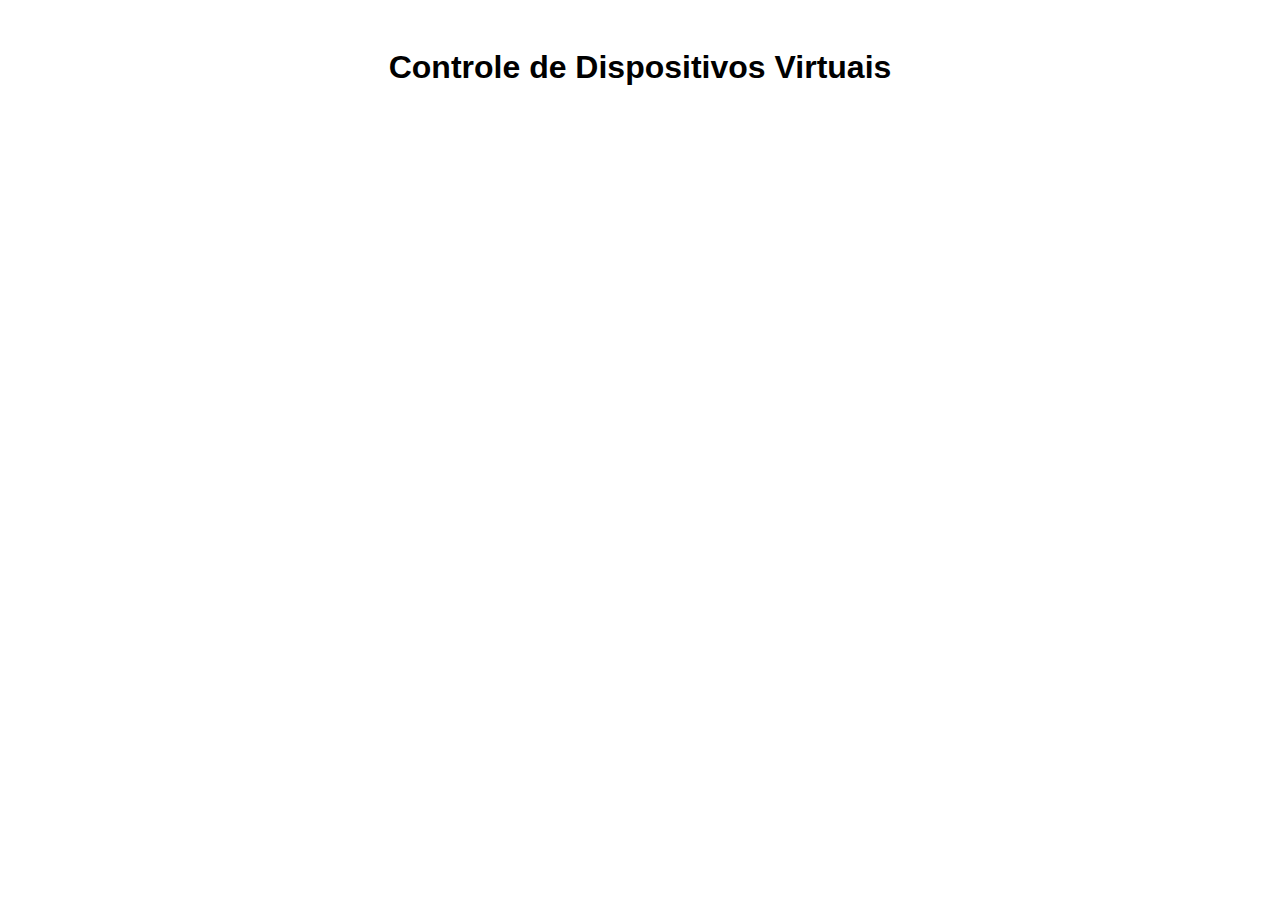
<file: index.html>
<!DOCTYPE html>
<html lang="en">
<head>
  <meta charset="UTF-8">
  <meta name="viewport" content="width=device-width, initial-scale=1.0">
  <title>Controle Home Assistant</title>
  <style>
    body {
      font-family: Arial, sans-serif;
      display: flex;
      flex-direction: column;
      align-items: center;
      padding: 20px;
    }
    button {
      font-size: 20px;
      margin: 10px;
      padding: 10px;
      cursor: pointer;
      background-color: #4CAF50;
      color: white;
      border: none;
      border-radius: 5px;
    }
    button:hover {
      background-color: #45a049;
    }
    #devices-list {
      list-style-type: none;
      padding: 0;
    }
    .device-item {
      margin: 10px 0;
    }
  </style>
</head>
<body>

  <h1>Controle de Dispositivos Virtuais</h1>
  
  <ul id="devices-list"></ul> <!-- Lista de dispositivos -->

  <script>
    const token = "eyJhbGciOiJIUzI1NiIsInR5cCI6IkpXVCJ9.eyJpc3MiOiJjZjY5MDQzNDBiY2U0ZDJlOTEwYzY5OGI2OWVhYjNmOCIsImlhdCI6MTc0MTYzMjgzNywiZXhwIjoyMDU2OTkyODM3fQ.dpiaSLihcZGttQOv5ICiWiYt_JsRfWBVKTedg7YH37I"; // Substitua pelo seu token
    const haUrl = "http://192.168.0.47:8123"; // IP do seu Home Assistant

    // Função para fazer requisições à API do Home Assistant
    function sendRequest(service, entityId) {
      fetch(`${haUrl}/api/services/${service}`, {
        method: 'POST',
        headers: {
          'Authorization': `Bearer ${token}`,
          'Content-Type': 'application/json'
        },
        body: JSON.stringify({
          entity_id: entityId
        })
      })
      .then(response => response.json())
      .then(data => {
        console.log("Resposta:", data);
      })
      .catch(error => {
        console.error("Erro:", error);
      });
    }

    // Função para obter dispositivos e exibir na lista
    function loadDevices() {
      fetch(`${haUrl}/api/states`, {
        method: 'GET',
        headers: {
          'Authorization': `Bearer ${token}`,
          'Content-Type': 'application/json'
        }
      })
      .then(response => response.json())
      .then(devices => {
        const devicesList = document.getElementById("devices-list");
        devicesList.innerHTML = ""; // Limpa a lista

        devices.forEach(device => {
          // Filtra apenas dispositivos do tipo 'light' ou 'switch'
          if (device.entity_id.startsWith('light') || device.entity_id.startsWith('switch')) {
            const li = document.createElement("li");
            li.classList.add("device-item");

            const stateButton = document.createElement("button");
            stateButton.textContent = device.state === "off" ? "Ligar" : "Desligar"; // Alternar texto
            stateButton.addEventListener("click", () => {
              const service = device.state === "off" ? "turn_on" : "turn_off"; // Alterna entre ligar/desligar
              const entityType = device.entity_id.startsWith('light') ? 'light' : 'switch'; // Verifica se é luz ou switch
              sendRequest(`${entityType}/${service}`, device.entity_id);
              loadDevices(); // Recarrega a lista após a ação
            });

            li.textContent = `${device.entity_id} - Estado: ${device.state}`;
            li.appendChild(stateButton);
            devicesList.appendChild(li);
          }
        });
      })
      .catch(error => {
        console.error("Erro ao carregar dispositivos:", error);
      });
    }

    // Carrega os dispositivos quando a página é carregada
    loadDevices();
  </script>

</body>
</html>
</file>
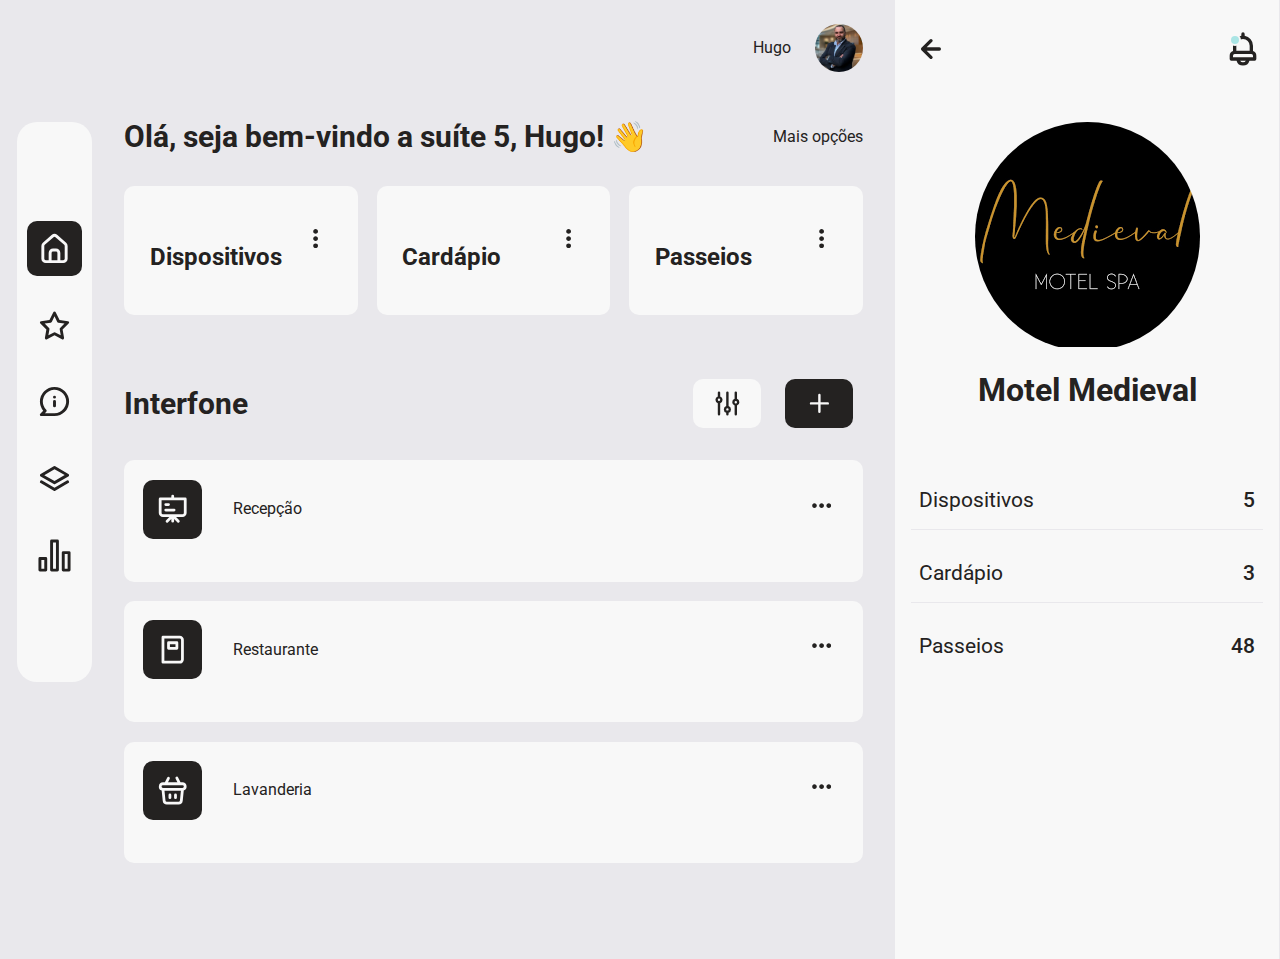
<file: assets_2/index.html>
<!DOCTYPE html>
<html lang="en">
  <head>
    <meta charset="UTF-8" />
    <meta name="viewport" content="width=device-width, initial-scale=1.0" />
    <meta http-equiv="X-UA-Compatible" content="ie=edge" />
    <title>Motel Medieval</title>

    
    <link
      href="https://fonts.googleapis.com/css2?family=Roboto:wght@400;500;700&display=swap"
      rel="stylesheet"
    />
    <link rel="stylesheet" href="./styles/normalize.css" />
    <link rel="stylesheet" href="./styles/index.css" />
  </head>
  <body>
    <div class="wrapper">
      <nav class="nav">
        <ul class="nav__list" role="menubar">
          <li class="nav__item nav__item--isActive">
            <a
              href="#"
              class="nav__link focus--box-shadow"
              role="menuitem"
              aria-label="Home"
            >
              <svg
                class="nav__icon"
                xmlns="http://www.w3.org/2000/svg"
                viewBox="0 0 24 24"
                role="presentation"
              >
                <path
                  fill="#6563ff"
                  d="M20,8h0L14,2.74a3,3,0,0,0-4,0L4,8a3,3,0,0,0-1,2.26V19a3,3,0,0,0,3,3H18a3,3,0,0,0,3-3V10.25A3,3,0,0,0,20,8ZM14,20H10V15a1,1,0,0,1,1-1h2a1,1,0,0,1,1,1Zm5-1a1,1,0,0,1-1,1H16V15a3,3,0,0,0-3-3H11a3,3,0,0,0-3,3v5H6a1,1,0,0,1-1-1V10.25a1,1,0,0,1,.34-.75l6-5.25a1,1,0,0,1,1.32,0l6,5.25a1,1,0,0,1,.34.75Z"
                />
              </svg>
            </a>
          </li>
          <li class="nav__item">
            <a
              href="#"
              class="nav__link focus--box-shadow"
              role="menuitem"
              aria-label="Favorite projects"
            >
              <svg
                class="nav__icon"
                xmlns="http://www.w3.org/2000/svg"
                viewBox="0 0 24 24"
                role="presentation"
              >
                <path
                  d="M22,9.67A1,1,0,0,0,21.14,9l-5.69-.83L12.9,3a1,1,0,0,0-1.8,0L8.55,8.16,2.86,9a1,1,0,0,0-.81.68,1,1,0,0,0,.25,1l4.13,4-1,5.68A1,1,0,0,0,6.9,21.44L12,18.77l5.1,2.67a.93.93,0,0,0,.46.12,1,1,0,0,0,.59-.19,1,1,0,0,0,.4-1l-1-5.68,4.13-4A1,1,0,0,0,22,9.67Zm-6.15,4a1,1,0,0,0-.29.88l.72,4.2-3.76-2a1.06,1.06,0,0,0-.94,0l-3.76,2,.72-4.2a1,1,0,0,0-.29-.88l-3-3,4.21-.61a1,1,0,0,0,.76-.55L12,5.7l1.88,3.82a1,1,0,0,0,.76.55l4.21.61Z"
                />
              </svg>
            </a>
          </li>
          <li class="nav__item">
            <a
              href="#"
              class="nav__link focus--box-shadow"
              role="menuitem"
              aria-label="Informational messages"
              ><svg
                class="nav__icon"
                xmlns="http://www.w3.org/2000/svg"
                viewBox="0 0 24 24"
                role="presentation"
              >
                <path
                  d="M12,11a1,1,0,0,0-1,1v3a1,1,0,0,0,2,0V12A1,1,0,0,0,12,11Zm0-3a1,1,0,1,0,1,1A1,1,0,0,0,12,8Zm0-6A10,10,0,0,0,2,12a9.89,9.89,0,0,0,2.26,6.33l-2,2a1,1,0,0,0-.21,1.09A1,1,0,0,0,3,22h9A10,10,0,0,0,12,2Zm0,18H5.41l.93-.93a1,1,0,0,0,.3-.71,1,1,0,0,0-.3-.7A8,8,0,1,1,12,20Z"
                />
              </svg>
            </a>
          </li>
          <li class="nav__item">
            <a
              href="#"
              class="nav__link focus--box-shadow"
              role="menuitem"
              aria-label="Collections"
            >
              <svg
                class="nav__icon"
                xmlns="http://www.w3.org/2000/svg"
                viewBox="0 0 24 24"
                role="presentation"
              >
                <path
                  d="M2.5,10.56l9,5.2a1,1,0,0,0,1,0l9-5.2a1,1,0,0,0,0-1.73l-9-5.2a1,1,0,0,0-1,0l-9,5.2a1,1,0,0,0,0,1.73ZM12,5.65l7,4-7,4.05L5,9.69Zm8.5,7.79L12,18.35,3.5,13.44a1,1,0,0,0-1.37.36,1,1,0,0,0,.37,1.37l9,5.2a1,1,0,0,0,1,0l9-5.2a1,1,0,0,0,.37-1.37A1,1,0,0,0,20.5,13.44Z"
                />
              </svg>
            </a>
          </li>
          <li class="nav__item">
            <a
              href="#"
              class="nav__link focus--box-shadow"
              role="menuitem"
              aria-label="Analytics"
            >
              <svg
                class="nav__icon"
                xmlns="http://www.w3.org/2000/svg"
                viewBox="0 0 24 24"
                role="presentation"
              >
                <path
                  d="M6,13H2a1,1,0,0,0-1,1v8a1,1,0,0,0,1,1H6a1,1,0,0,0,1-1V14A1,1,0,0,0,6,13ZM5,21H3V15H5ZM22,9H18a1,1,0,0,0-1,1V22a1,1,0,0,0,1,1h4a1,1,0,0,0,1-1V10A1,1,0,0,0,22,9ZM21,21H19V11h2ZM14,1H10A1,1,0,0,0,9,2V22a1,1,0,0,0,1,1h4a1,1,0,0,0,1-1V2A1,1,0,0,0,14,1ZM13,21H11V3h2Z"
                />
              </svg>
            </a>
          </li>
        </ul>
      </nav>
      <main class="main">
        <header class="header">
          <div class="header__wrapper">
            <form action="" >
      
            </form>
            <div class="profile">
              <button class="profile__button">
                <span class="profile__name">Hugo</span>
                <img
                  class="profile__img"
                  src="./img/hugo.png"
                  alt="Profile picture"
                  loading="lazy"
                />
              </button>
            </div>
          </div>
        </header>
        <section class="section">
          <header class="section__header">
            <h2 class="section__title">Olá, seja bem-vindo a suíte 5, Hugo! 👋</h2>
            <a href="#" class="section__link">Mais opções</a>
          </header>
          <ul class="team">
            <li class="team__item">
              <a class="team__link focus--box-shadow" href="#">
                <div class="team__header">
                  <button
                    class="setting setting--absolute focus--box-shadow"
                    type="button"
                  >
                    <svg
                      enable-background="new 0 0 515.555 515.555"
                      height="512"
                      viewBox="0 0 515.555 515.555"
                      width="512"
                      xmlns="http://www.w3.org/2000/svg"
                    >
                      <path
                        d="m303.347 18.875c25.167 25.167 25.167 65.971 0 91.138s-65.971 25.167-91.138 0-25.167-65.971 0-91.138c25.166-25.167 65.97-25.167 91.138 0"
                      />
                      <path
                        d="m303.347 212.209c25.167 25.167 25.167 65.971 0 91.138s-65.971 25.167-91.138 0-25.167-65.971 0-91.138c25.166-25.167 65.97-25.167 91.138 0"
                      />
                      <path
                        d="m303.347 405.541c25.167 25.167 25.167 65.971 0 91.138s-65.971 25.167-91.138 0-25.167-65.971 0-91.138c25.166-25.167 65.97-25.167 91.138 0"
                      />
                    </svg>
                  </button>
                </div>
                <div class="team__inform">
                  <p class="team__name">Dispositivos</p>
                </div>
              </a>
            </li>
            <li class="team__item">
              <a class="team__link focus--box-shadow" href="#">
                <div class="team__header">
                  <ul class="photo">
                    
                    
                  </ul>
                  <button
                    class="setting setting--absolute focus--box-shadow"
                    type="button"
                  >
                    <svg
                      enable-background="new 0 0 515.555 515.555"
                      height="512"
                      viewBox="0 0 515.555 515.555"
                      width="512"
                      xmlns="http://www.w3.org/2000/svg"
                    >
                      <path
                        d="m303.347 18.875c25.167 25.167 25.167 65.971 0 91.138s-65.971 25.167-91.138 0-25.167-65.971 0-91.138c25.166-25.167 65.97-25.167 91.138 0"
                      />
                      <path
                        d="m303.347 212.209c25.167 25.167 25.167 65.971 0 91.138s-65.971 25.167-91.138 0-25.167-65.971 0-91.138c25.166-25.167 65.97-25.167 91.138 0"
                      />
                      <path
                        d="m303.347 405.541c25.167 25.167 25.167 65.971 0 91.138s-65.971 25.167-91.138 0-25.167-65.971 0-91.138c25.166-25.167 65.97-25.167 91.138 0"
                      />
                    </svg>
                  </button>
                </div>
                <div class="team__inform">
                  <p class="team__name">Cardápio</p>
                </div>
              </a>
            </li>
            <li class="team__item">
              <a class="team__link focus--box-shadow" href="#">
                <div class="team__header">
                  <button
                    class="setting setting--absolute focus--box-shadow"
                    type="button"
                  >
                    <svg
                      enable-background="new 0 0 515.555 515.555"
                      height="512"
                      viewBox="0 0 515.555 515.555"
                      width="512"
                      xmlns="http://www.w3.org/2000/svg"
                    >
                      <path
                        d="m303.347 18.875c25.167 25.167 25.167 65.971 0 91.138s-65.971 25.167-91.138 0-25.167-65.971 0-91.138c25.166-25.167 65.97-25.167 91.138 0"
                      />
                      <path
                        d="m303.347 212.209c25.167 25.167 25.167 65.971 0 91.138s-65.971 25.167-91.138 0-25.167-65.971 0-91.138c25.166-25.167 65.97-25.167 91.138 0"
                      />
                      <path
                        d="m303.347 405.541c25.167 25.167 25.167 65.971 0 91.138s-65.971 25.167-91.138 0-25.167-65.971 0-91.138c25.166-25.167 65.97-25.167 91.138 0"
                      />
                    </svg>
                  </button>
                </div>
                <div class="team__inform">
                  <p class="team__name">Passeios</p>
                </div>
              </a>
            </li>
            <li class="team__item">
              <a class="team__link focus--box-shadow" href="#">
                <div class="team__header">
                  <button
                    class="setting setting--absolute focus--box-shadow"
                    type="button"
                  >
                    <svg
                      enable-background="new 0 0 515.555 515.555"
                      height="512"
                      viewBox="0 0 515.555 515.555"
                      width="512"
                      xmlns="http://www.w3.org/2000/svg"
                    >
                      <path
                        d="m303.347 18.875c25.167 25.167 25.167 65.971 0 91.138s-65.971 25.167-91.138 0-25.167-65.971 0-91.138c25.166-25.167 65.97-25.167 91.138 0"
                      />
                      <path
                        d="m303.347 212.209c25.167 25.167 25.167 65.971 0 91.138s-65.971 25.167-91.138 0-25.167-65.971 0-91.138c25.166-25.167 65.97-25.167 91.138 0"
                      />
                      <path
                        d="m303.347 405.541c25.167 25.167 25.167 65.971 0 91.138s-65.971 25.167-91.138 0-25.167-65.971 0-91.138c25.166-25.167 65.97-25.167 91.138 0"
                      />
                    </svg>
                  </button>
                </div>
                <div class="team__inform">
                  <p class="team__name">Passeios</p>
                </div>
              </a>
            </li>
          </ul>
        </section>
        <section class="section">
          <header class="section__header">
            <h2 class="section__title">Interfone</h2>
            <div class="section__control">
              <button
                class="section__button focus--box-shadow"
                type="button"
                aria-label="Filter projects"
              >
                <svg
                  xmlns="http://www.w3.org/2000/svg"
                  viewBox="0 0 24 24"
                  role="presentation"
                >
                  <path
                    d="M20,8.18V3a1,1,0,0,0-2,0V8.18a3,3,0,0,0,0,5.64V21a1,1,0,0,0,2,0V13.82a3,3,0,0,0,0-5.64ZM19,12a1,1,0,1,1,1-1A1,1,0,0,1,19,12Zm-6,2.18V3a1,1,0,0,0-2,0V14.18a3,3,0,0,0,0,5.64V21a1,1,0,0,0,2,0V19.82a3,3,0,0,0,0-5.64ZM12,18a1,1,0,1,1,1-1A1,1,0,0,1,12,18ZM6,6.18V3A1,1,0,0,0,4,3V6.18a3,3,0,0,0,0,5.64V21a1,1,0,0,0,2,0V11.82A3,3,0,0,0,6,6.18ZM5,10A1,1,0,1,1,6,9,1,1,0,0,1,5,10Z"
                  />
                </svg>
              </button>
              <button
                class="section__button section__button--painted focus--box-shadow"
                type="button"
                aria-label="Add New project"
              >
                <svg
                  xmlns="http://www.w3.org/2000/svg"
                  viewBox="0 0 24 24"
                  role="presentation"
                >
                  <path
                    d="M19,11H13V5a1,1,0,0,0-2,0v6H5a1,1,0,0,0,0,2h6v6a1,1,0,0,0,2,0V13h6a1,1,0,0,0,0-2Z"
                  />
                </svg>
              </button>
            </div>
          </header>
          <ul class="project">
            <li class="project__item">
              <a href="#" class="project__link focus--box-shadow">
                <div class="project__wrapper">
                  <div class="project__element project__icon">
                    <div
                      class="icon icon--viking"
                      aria-label="Icon of the 'Showcase Design' project"
                    >
                      <svg
                        xmlns="http://www.w3.org/2000/svg"
                        viewBox="0 0 24 24"
                        role="presentation"
                      >
                        <path
                          d="M7,10H9A1,1,0,0,0,9,8H7a1,1,0,0,0,0,2ZM21,4H13V3a1,1,0,0,0-2,0V4H3A1,1,0,0,0,2,5V15a3,3,0,0,0,3,3H9.59l-2.3,2.29a1,1,0,0,0,0,1.42,1,1,0,0,0,1.42,0L11,19.41V21a1,1,0,0,0,2,0V19.41l2.29,2.3a1,1,0,0,0,1.42,0,1,1,0,0,0,0-1.42L14.41,18H19a3,3,0,0,0,3-3V5A1,1,0,0,0,21,4ZM20,15a1,1,0,0,1-1,1H5a1,1,0,0,1-1-1V6H20ZM7,14h6a1,1,0,0,0,0-2H7a1,1,0,0,0,0,2Z"
                        />
                      </svg>
                    </div>
                  </div>
                  <div class="project__element project__inform">
                    <span class="project__inform-name"
                      >Recepção</span
                    >
                  </div>
                  <div class="project__element project__photo">
                    <ul class="photo">
                    </ul>
                  </div>
                  <div class="project__element project__date">
                  </div>
                  <div class="project__element project__status">
                    <span></span>
                  </div>
                  <div class="project__element project__setting">
                    <button
                      class="setting setting--rotate focus--box-shadow"
                      type="button"
                    >
                      <svg
                        enable-background="new 0 0 515.555 515.555"
                        height="512"
                        viewBox="0 0 515.555 515.555"
                        width="512"
                        xmlns="http://www.w3.org/2000/svg"
                      >
                        <path
                          d="m303.347 18.875c25.167 25.167 25.167 65.971 0 91.138s-65.971 25.167-91.138 0-25.167-65.971 0-91.138c25.166-25.167 65.97-25.167 91.138 0"
                        />
                        <path
                          d="m303.347 212.209c25.167 25.167 25.167 65.971 0 91.138s-65.971 25.167-91.138 0-25.167-65.971 0-91.138c25.166-25.167 65.97-25.167 91.138 0"
                        />
                        <path
                          d="m303.347 405.541c25.167 25.167 25.167 65.971 0 91.138s-65.971 25.167-91.138 0-25.167-65.971 0-91.138c25.166-25.167 65.97-25.167 91.138 0"
                        />
                      </svg>
                    </button>
                  </div>
                </div>
              </a>
            </li>
            <li class="project__item">
              <a href="#" class="project__link focus--box-shadow">
                <div class="project__wrapper">
                  <div class="project__element project__icon">
                    <div
                      class="icon icon--rajah"
                      aria-label="Icon for the project 'Book cover design'"
                    >
                      <svg
                        xmlns="http://www.w3.org/2000/svg"
                        viewBox="0 0 24 24"
                        role="presentation"
                      >
                        <path
                          d="M15,6H9A1,1,0,0,0,8,7v4a1,1,0,0,0,1,1h6a1,1,0,0,0,1-1V7A1,1,0,0,0,15,6Zm-1,4H10V8h4Zm3-8H5A1,1,0,0,0,4,3V21a1,1,0,0,0,1,1H17a3,3,0,0,0,3-3V5A3,3,0,0,0,17,2Zm1,17a1,1,0,0,1-1,1H6V4H17a1,1,0,0,1,1,1Z"
                        />
                      </svg>
                    </div>
                  </div>
                  <div class="project__element project__inform">
                    <span class="project__inform-name">Restaurante</span>
                  </div>
                  <div class="project__element project__photo">
                    <ul class="photo">
                    </ul>
                  </div>
                  <div class="project__element project__date">
                  </div>
                  <div class="project__element project__status">
                    <span></span>
                  </div>
                  <div class="project__element project__setting">
                    <button
                      class="setting setting--rotate focus--box-shadow"
                      type="button"
                    >
                      <svg
                        enable-background="new 0 0 515.555 515.555"
                        height="512"
                        viewBox="0 0 515.555 515.555"
                        width="512"
                        xmlns="http://www.w3.org/2000/svg"
                      >
                        <path
                          d="m303.347 18.875c25.167 25.167 25.167 65.971 0 91.138s-65.971 25.167-91.138 0-25.167-65.971 0-91.138c25.166-25.167 65.97-25.167 91.138 0"
                        />
                        <path
                          d="m303.347 212.209c25.167 25.167 25.167 65.971 0 91.138s-65.971 25.167-91.138 0-25.167-65.971 0-91.138c25.166-25.167 65.97-25.167 91.138 0"
                        />
                        <path
                          d="m303.347 405.541c25.167 25.167 25.167 65.971 0 91.138s-65.971 25.167-91.138 0-25.167-65.971 0-91.138c25.166-25.167 65.97-25.167 91.138 0"
                        />
                      </svg>
                    </button>
                  </div>
                </div>
              </a>
            </li>
            <li class="project__item">
              <a href="#" class="project__link focus--box-shadow">
                <div class="project__wrapper">
                  <div class="project__element project__icon">
                    <div
                      class="icon icon--viking"
                      aria-label="Icon for the project 'Book cover design'"
                    >
                      <svg
                        xmlns="http://www.w3.org/2000/svg"
                        viewBox="0 0 24 24"
                        role="presentation"
                      >
                        <path
                          d="M14,18a1,1,0,0,0,1-1V15a1,1,0,0,0-2,0v2A1,1,0,0,0,14,18Zm-4,0a1,1,0,0,0,1-1V15a1,1,0,0,0-2,0v2A1,1,0,0,0,10,18ZM19,6H17.62L15.89,2.55a1,1,0,1,0-1.78.9L15.38,6H8.62L9.89,3.45a1,1,0,0,0-1.78-.9L6.38,6H5a3,3,0,0,0-.92,5.84l.74,7.46a3,3,0,0,0,3,2.7h8.38a3,3,0,0,0,3-2.7l.74-7.46A3,3,0,0,0,19,6ZM17.19,19.1a1,1,0,0,1-1,.9H7.81a1,1,0,0,1-1-.9L6.1,12H17.9ZM19,10H5A1,1,0,0,1,5,8H19a1,1,0,0,1,0,2Z"
                        />
                      </svg>
                    </div>
                  </div>
                  <div class="project__element project__inform">
                    <span class="project__inform-name"
                      >Lavanderia</span
                    >
                  </div>
                  <div class="project__element project__photo">
                    <ul class="photo">
                    </ul>
                  </div>
                  <div class="project__element project__date">
                    
                  </div>
                  <div class="project__element project__status">
                    <span></span>
                  </div>
                  <div class="project__element project__setting">
                    <button
                      class="setting setting--rotate focus--box-shadow"
                      type="button"
                    >
                      <svg
                        enable-background="new 0 0 515.555 515.555"
                        height="512"
                        viewBox="0 0 515.555 515.555"
                        width="512"
                        xmlns="http://www.w3.org/2000/svg"
                      >
                        <path
                          d="m303.347 18.875c25.167 25.167 25.167 65.971 0 91.138s-65.971 25.167-91.138 0-25.167-65.971 0-91.138c25.166-25.167 65.97-25.167 91.138 0"
                        />
                        <path
                          d="m303.347 212.209c25.167 25.167 25.167 65.971 0 91.138s-65.971 25.167-91.138 0-25.167-65.971 0-91.138c25.166-25.167 65.97-25.167 91.138 0"
                        />
                        <path
                          d="m303.347 405.541c25.167 25.167 25.167 65.971 0 91.138s-65.971 25.167-91.138 0-25.167-65.971 0-91.138c25.166-25.167 65.97-25.167 91.138 0"
                        />
                      </svg>
                    </button>
                  </div>
                </div>
              </a>
            </li>
          </ul>
        </section>
      </main>
      <aside class="aside">
        <section class="section">
          <div class="aside__control">
            <button
              class="aside__button focus--box-shadow"
              type="button"
              aria-label="Close profile settings"
            >
              <svg
                xmlns="http://www.w3.org/2000/svg"
                viewBox="0 0 24 24"
                role="presentation"
              >
                <path
                  d="M17,11H9.41l3.3-3.29a1,1,0,1,0-1.42-1.42l-5,5a1,1,0,0,0-.21.33,1,1,0,0,0,0,.76,1,1,0,0,0,.21.33l5,5a1,1,0,0,0,1.42,0,1,1,0,0,0,0-1.42L9.41,13H17a1,1,0,0,0,0-2Z"
                />
              </svg>
            </button>
            <button
              class="aside__button aside__button--notification focus--box-shadow"
              type="button"
              aria-label="You have new feedback"
            >
              <svg
                xmlns="http://www.w3.org/2000/svg"
                viewBox="0 0 24 24"
                role="presentation"
              >
                <path
                  d="M18,13.18V10a6,6,0,0,0-5-5.91V3a1,1,0,0,0-2,0V4.09A6,6,0,0,0,6,10v3.18A3,3,0,0,0,4,16v2a1,1,0,0,0,1,1H8.14a4,4,0,0,0,7.72,0H19a1,1,0,0,0,1-1V16A3,3,0,0,0,18,13.18ZM8,10a4,4,0,0,1,8,0v3H8Zm4,10a2,2,0,0,1-1.72-1h3.44A2,2,0,0,1,12,20Zm6-3H6V16a1,1,0,0,1,1-1H17a1,1,0,0,1,1,1Z"
                />
              </svg>
            </button>
          </div>
          <div class="profile-main">
            <button
              class="profile-main__setting focus--box-shadow"
              type="button"
            >
              <img
                class="client-main__photo"
                src="./img/medieval logo.png"
                alt="Client photo"
              />
            </button>
            <h1 class="profile-main__name">Motel Medieval</h1>
          </div>
          <ul class="statistics">
            <li class="statistics__entry">
              <a class="statistics__entry-description" href="#">Dispositivos</a
              ><span class="statistics__entry-quantity">5</span>
            </li>
            <li class="statistics__entry">
              <a class="statistics__entry-description" href="#">Cardápio</a
              ><span class="statistics__entry-quantity">3</span>
            </li>
            <li class="statistics__entry">
              <a class="statistics__entry-description" href="#">Passeios</a
              ><span class="statistics__entry-quantity">48</span>
            </li>
          </ul>
        </section>
      </aside>
    </div>
  </body>
</html>
</file>
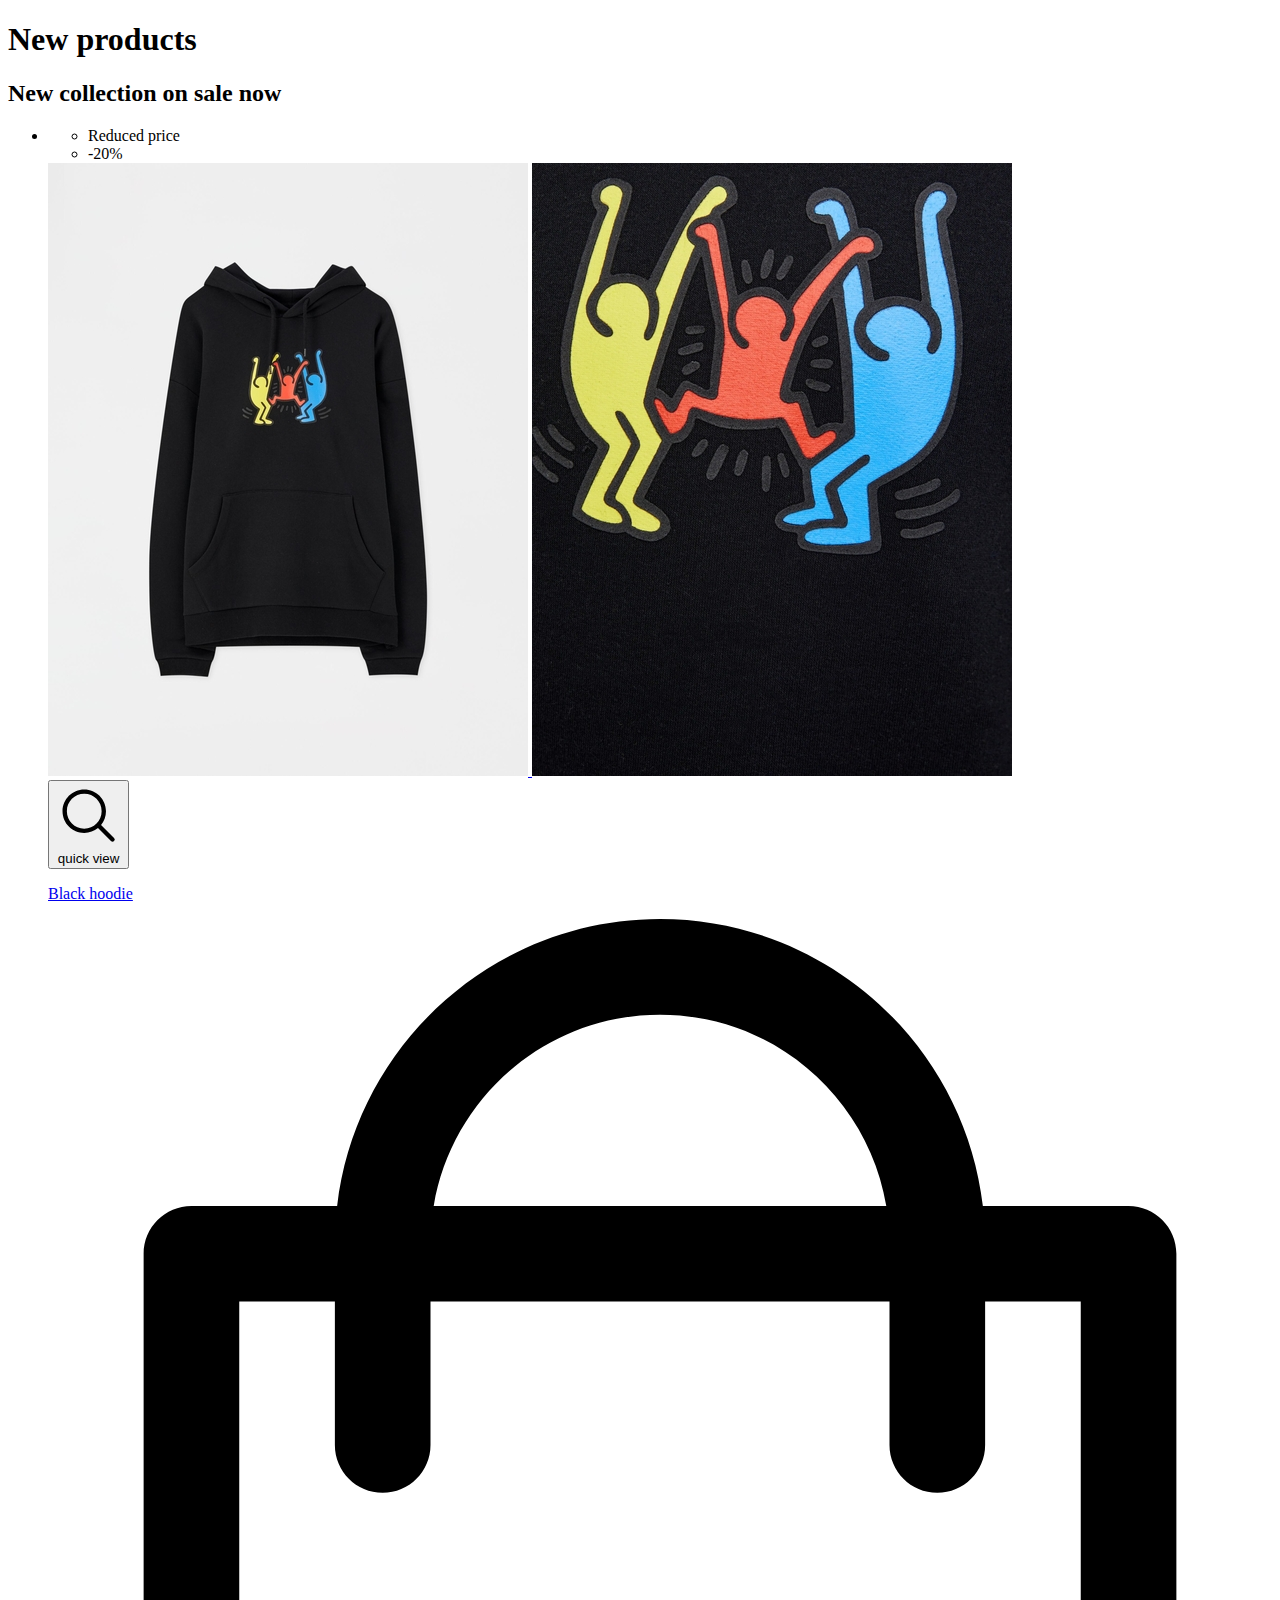
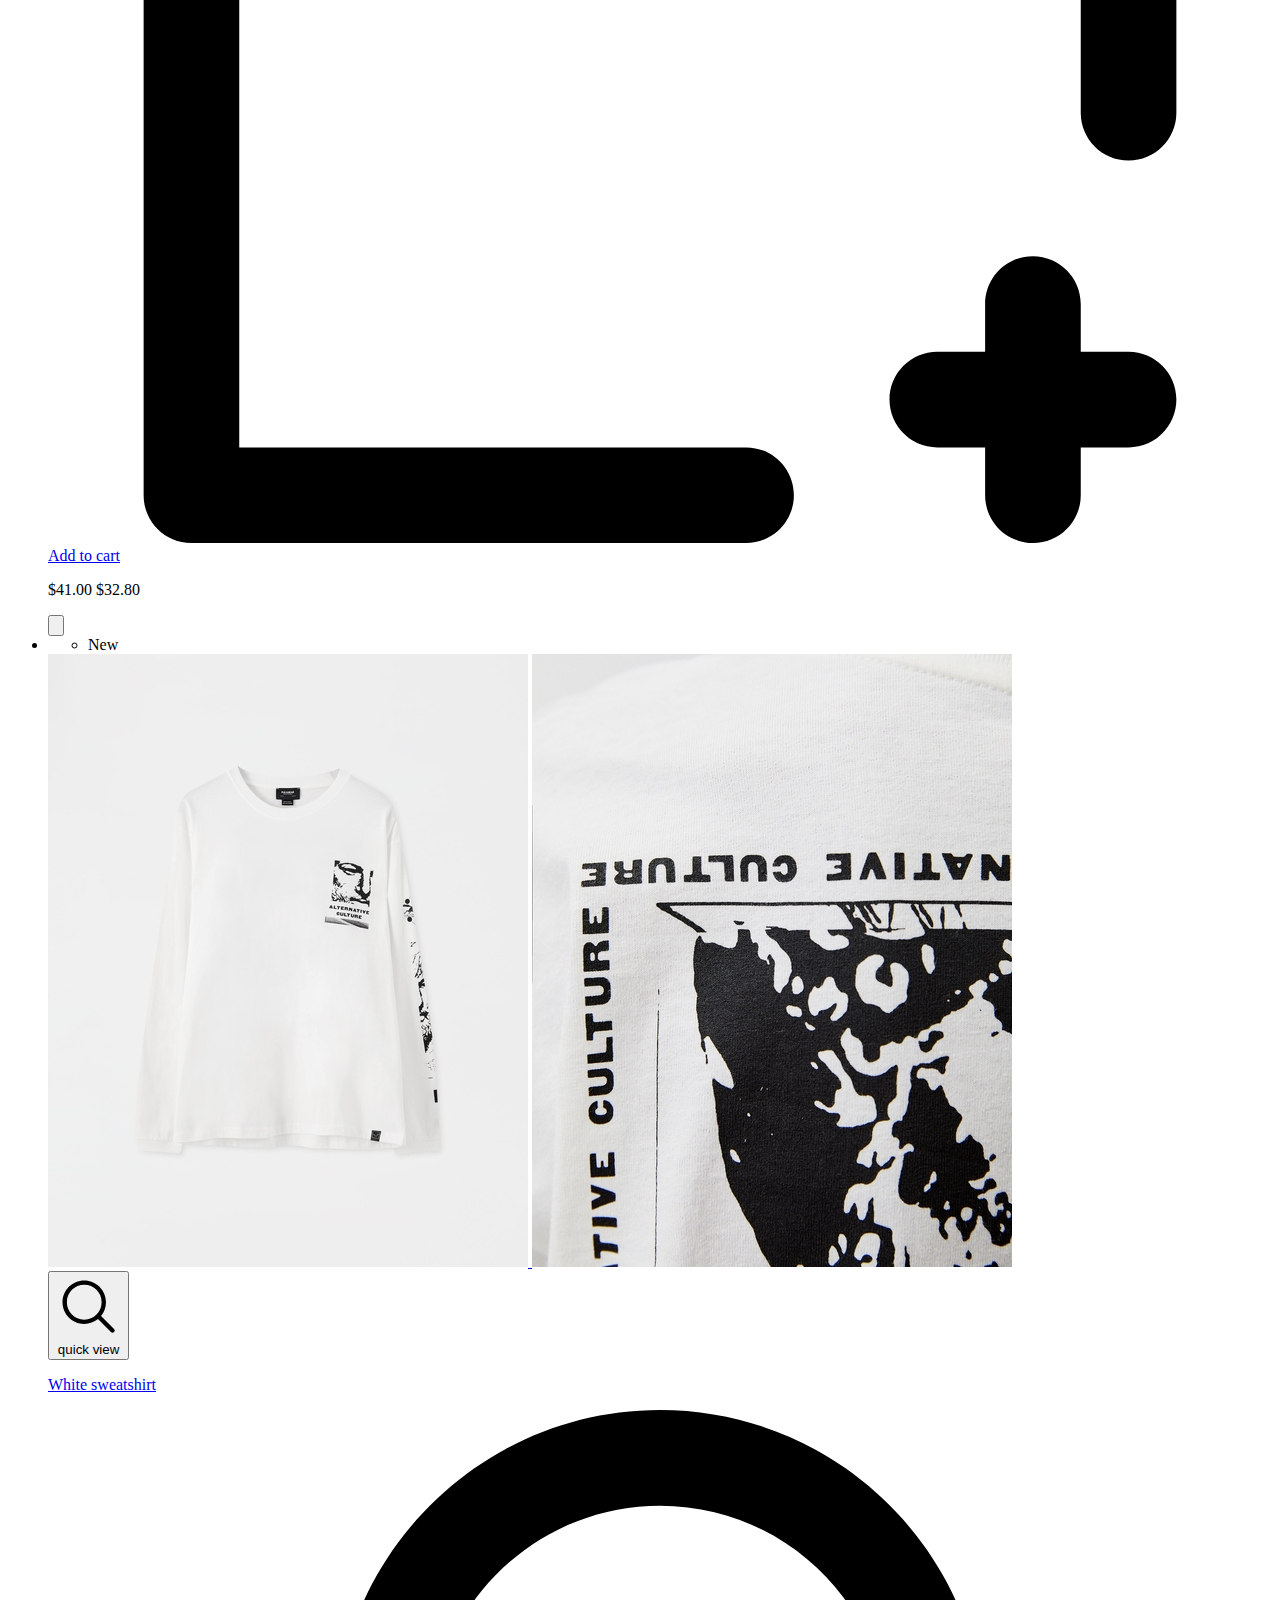
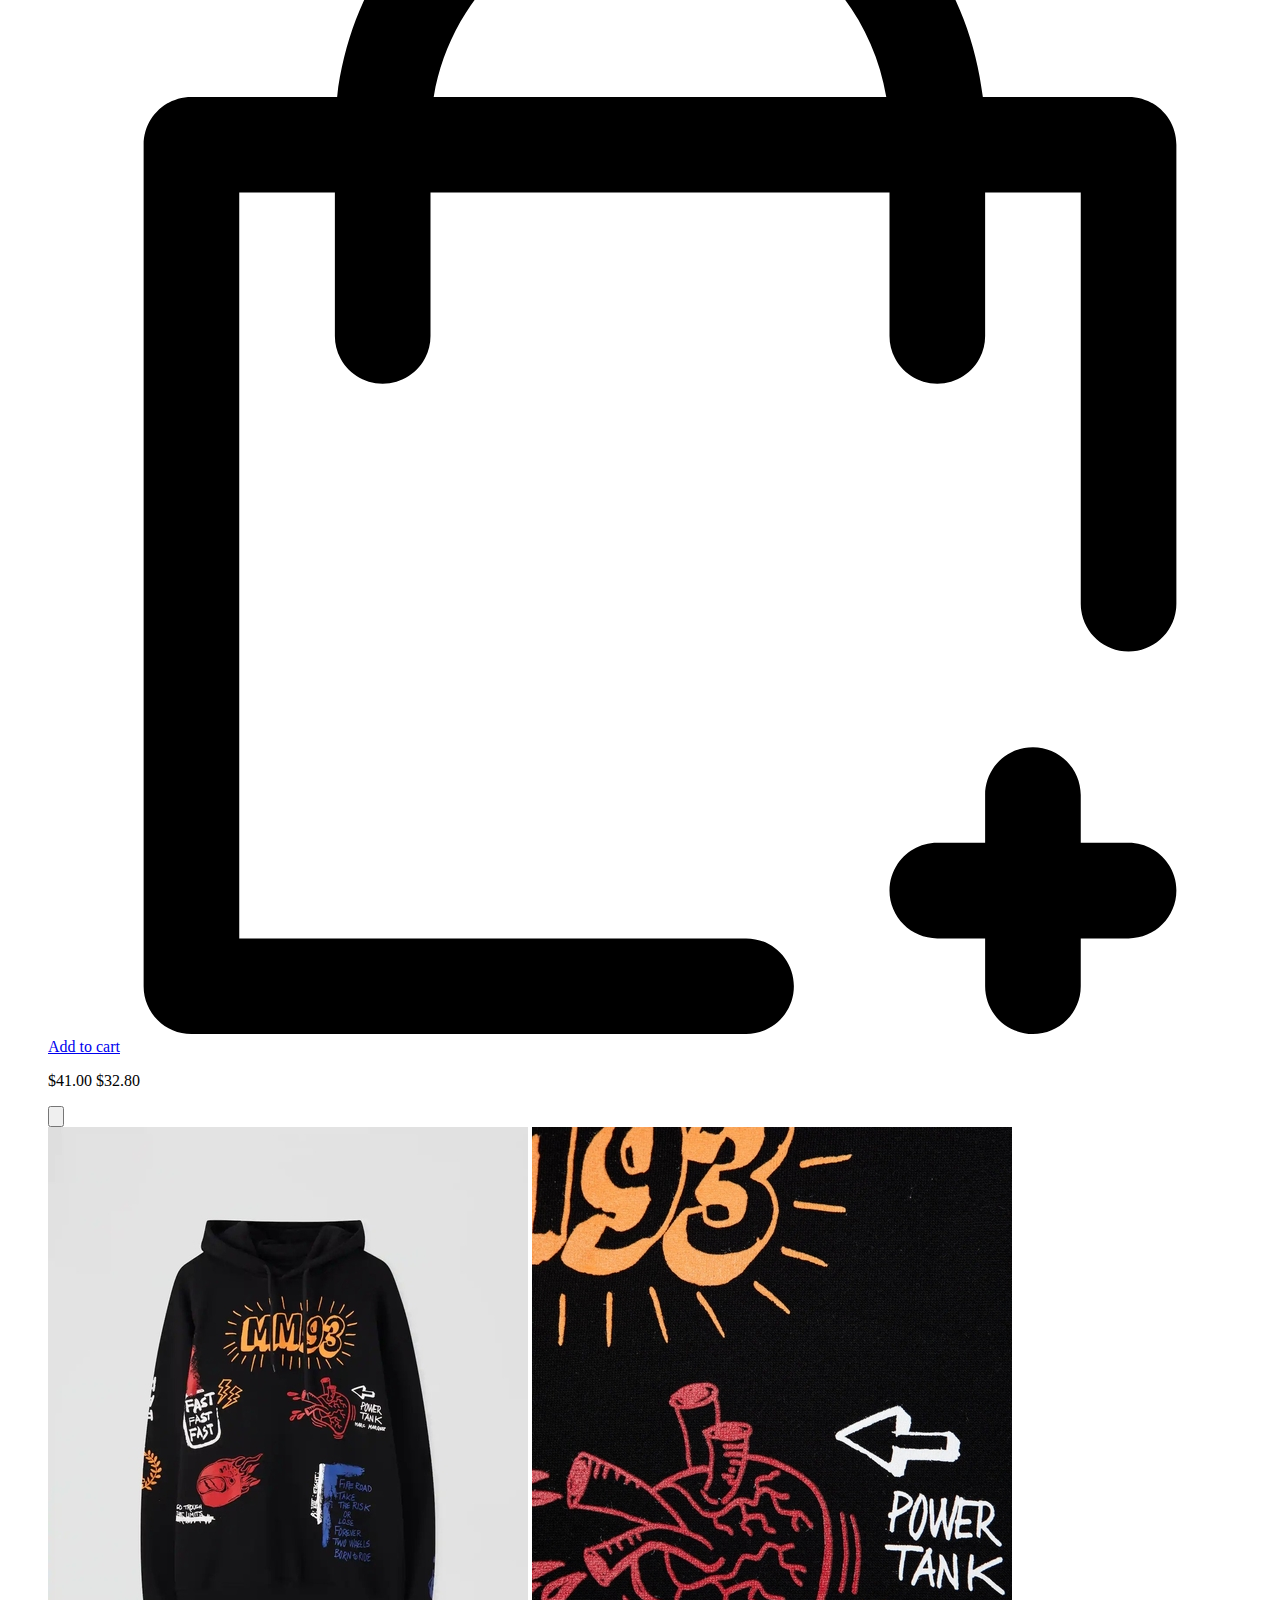
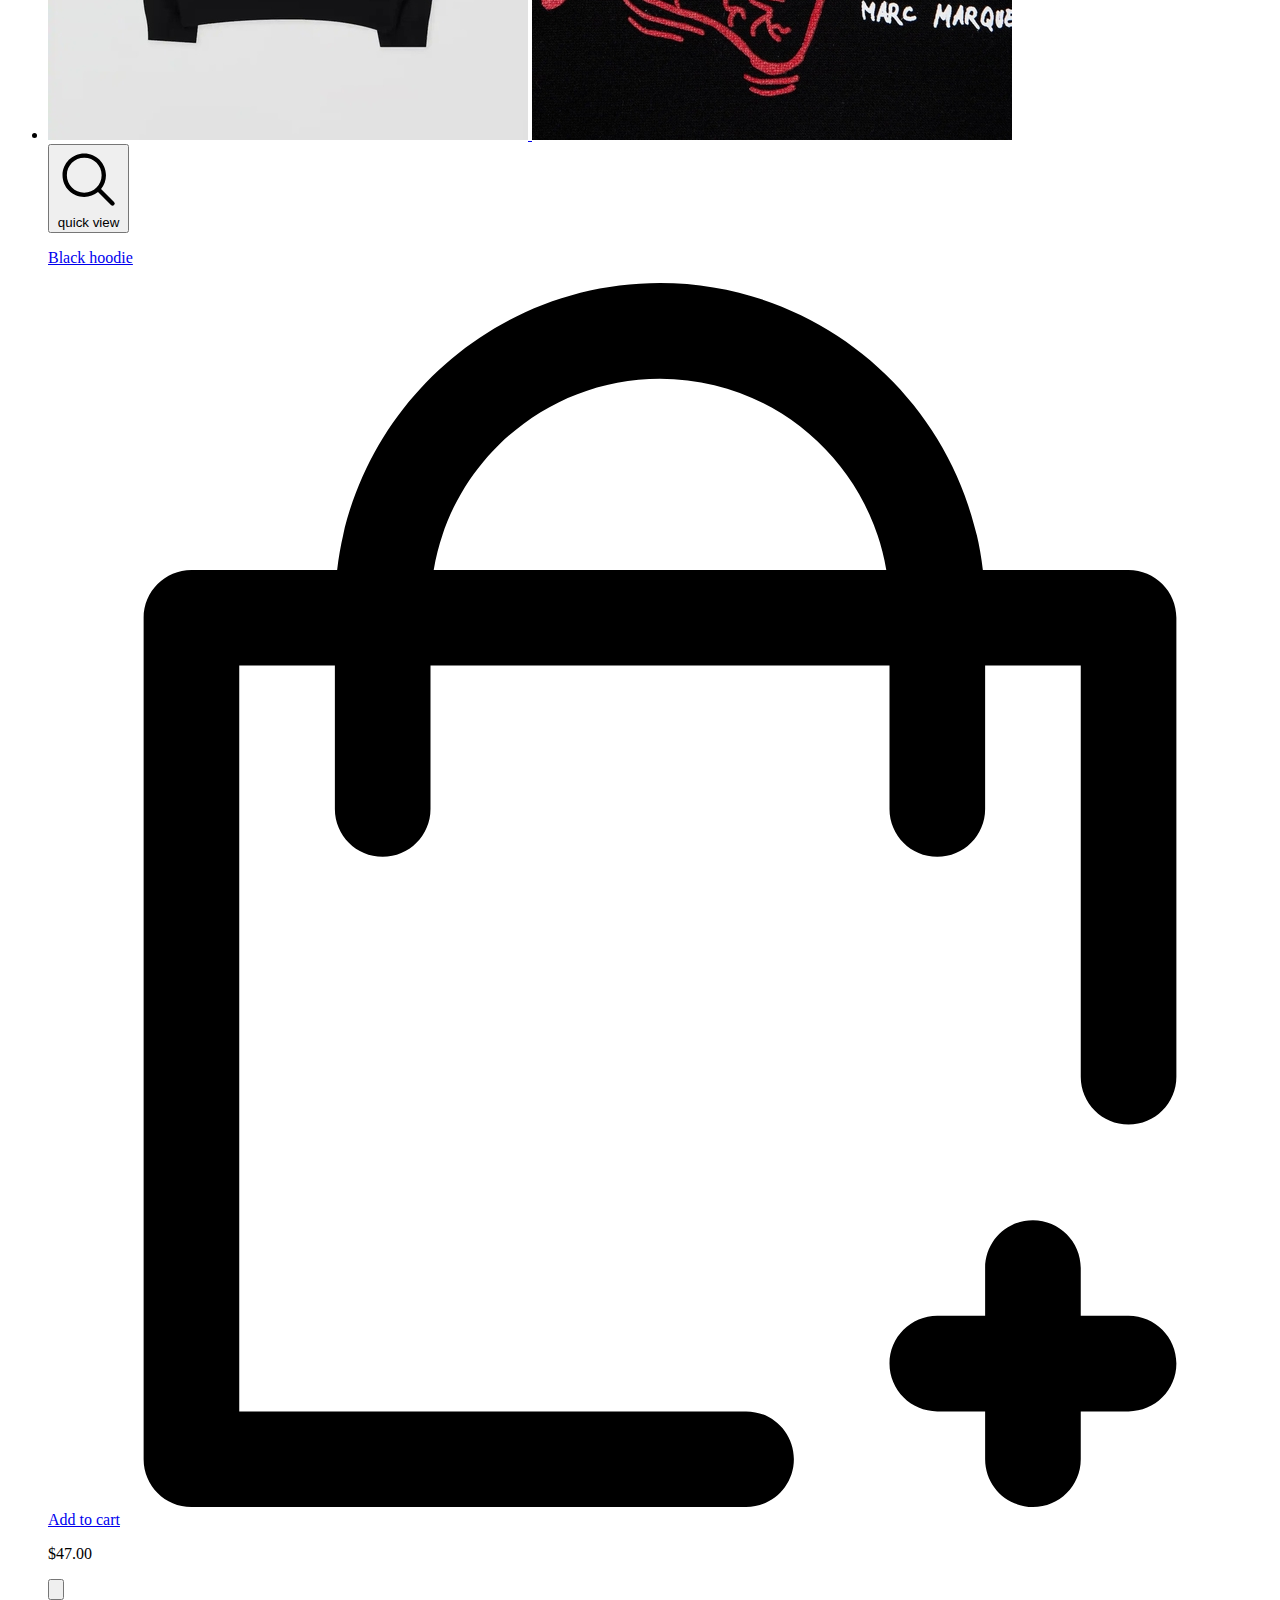
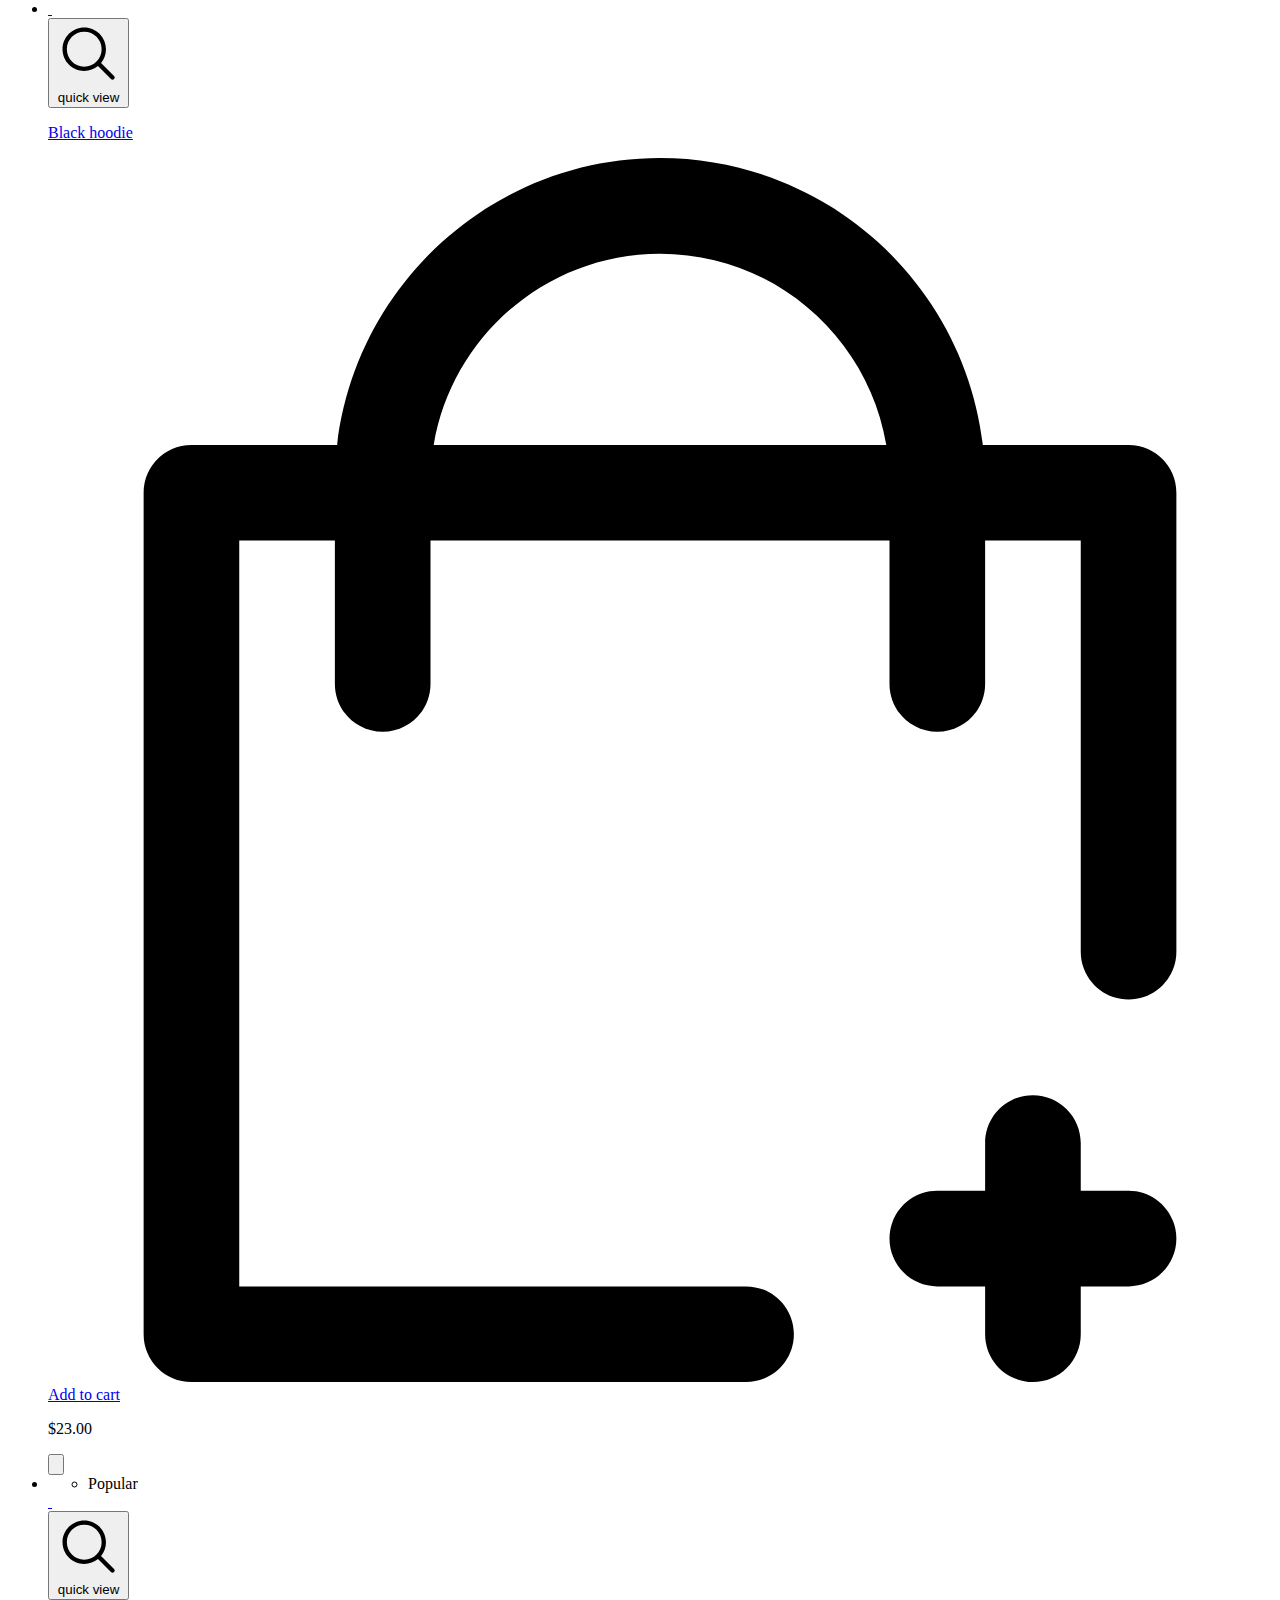
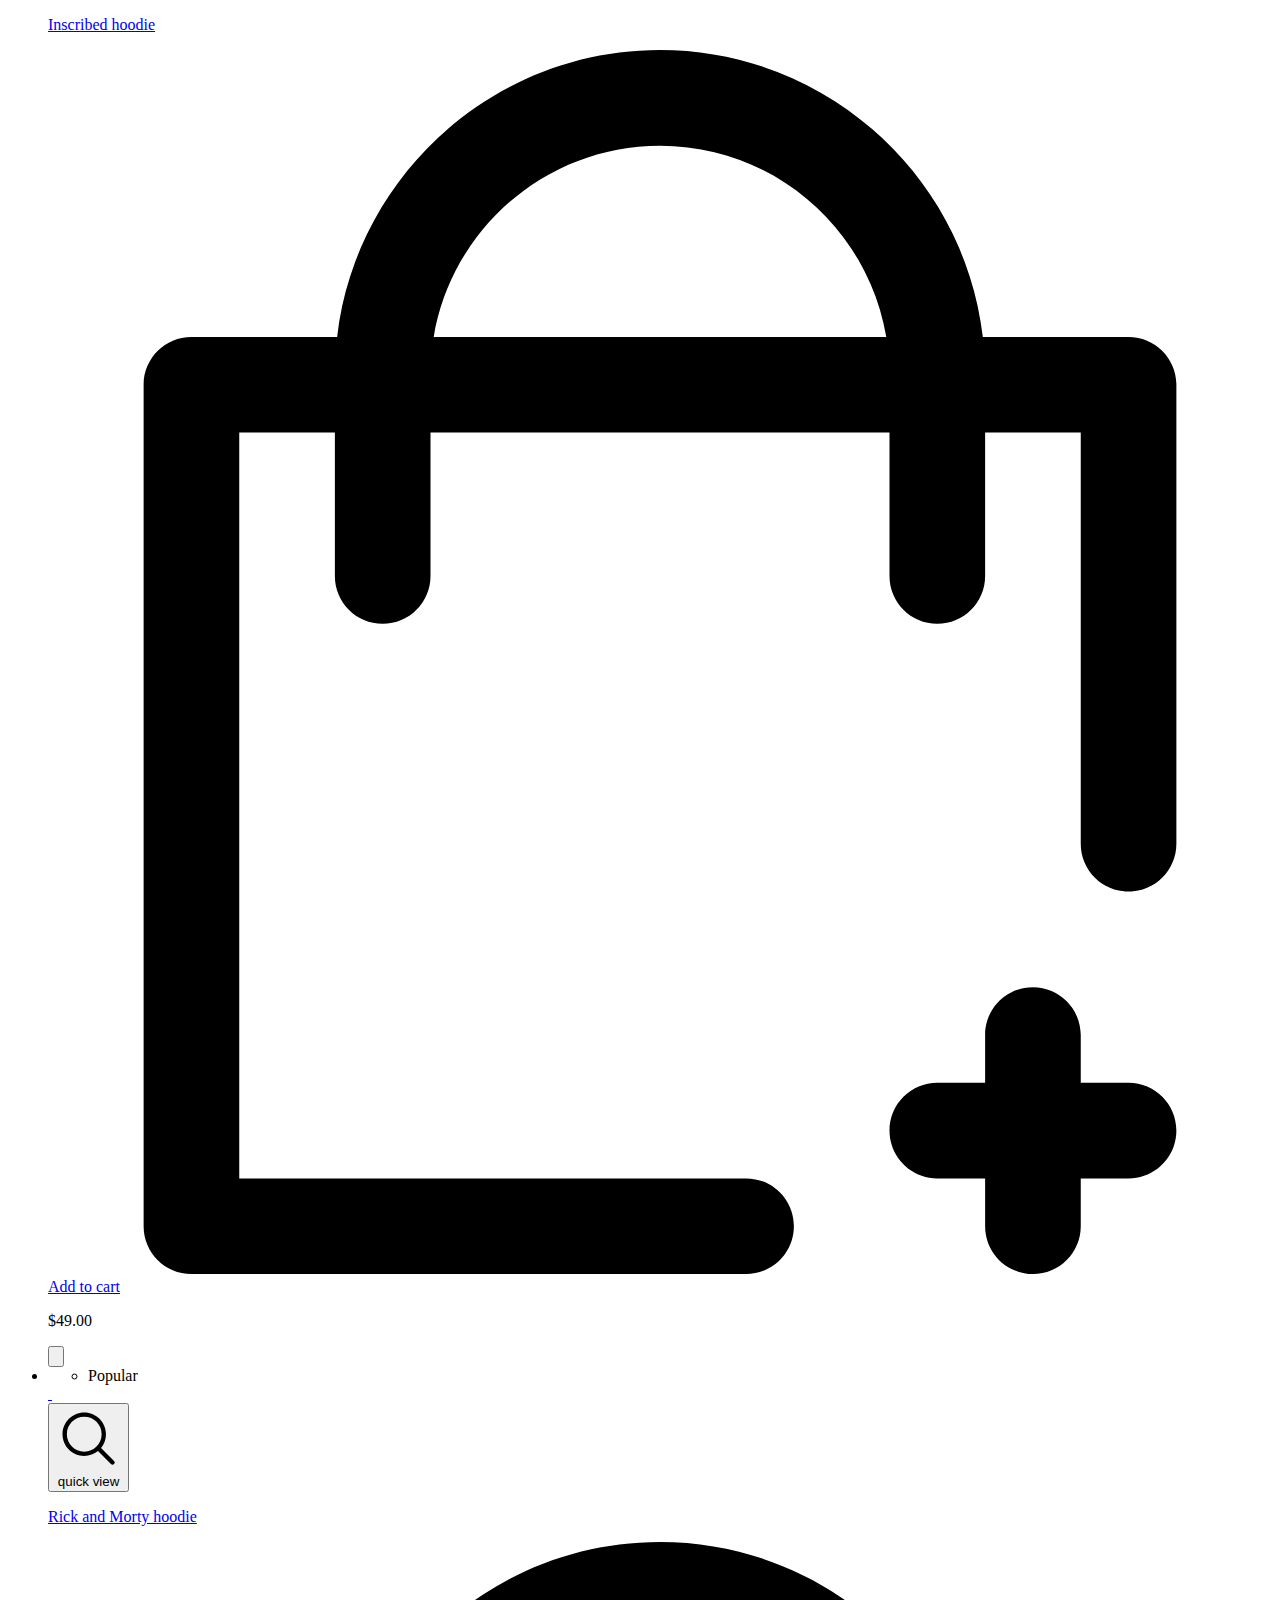
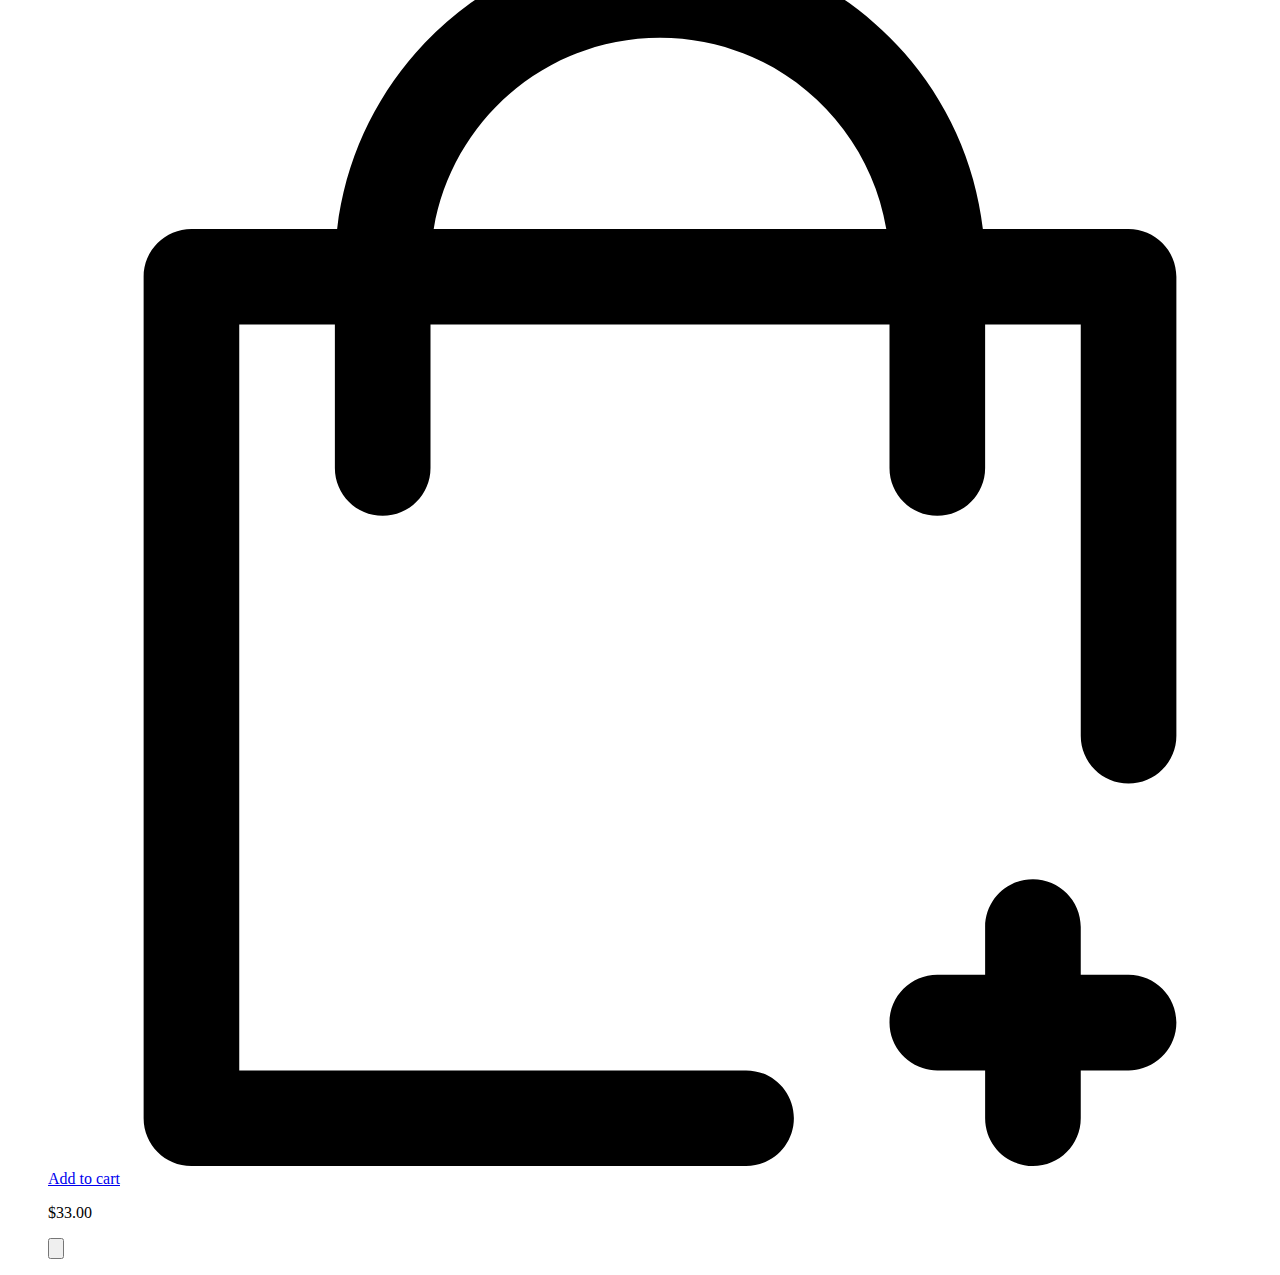
<file: assets_1/src/index.html>
<!DOCTYPE html>
<html lang="en">
  <head>
    <meta charset="UTF-8" />
    <meta name="viewport" content="width=device-width, initial-scale=1.0" />
    <link
      href="https://fonts.googleapis.com/css2?family=Poppins:wght@400;600&display=swap"
      rel="stylesheet"
    />
    <title>
      Products list
    </title>
  </head>
  <body>
    <main class="main">
      <div class="container">
        <section class="products">
          <h1 class="products__title">New products</h1>
          <h2 class="products__subtitle">New collection on sale now</h2>
          <div class="products__wrapper">
            <ul class="products__list">
              <li class="product">
                <div class="product__inner">
                  <ul class="label">
                    <li class="label__item label__item--reduced">
                      Reduced price
                    </li>
                  </ul>
                  <ul class="label label--right">
                    <li class="label__item label__item--sale">-20%</li>
                  </ul>
                  <div class="product__pictures">
                    <a href="#" class="link link--block">
                      <div class="product__pictures-box">
                        <img
                          class="picture picture--main"
                          src="./img/1-2.jpg"
                          srcset="./img/1-2x2.jpg 2x"
                          alt="Black hoodie with print with people"
                          loading="lazy"
                        />
                        <img
                          class="picture picture--additional"
                          src="./img/1-1.jpg"
                          srcset="./img/1-1x2.jpg 2x"
                          alt="Black hoodie with print with people"
                          loading="lazy"
                        />
                      </div>
                    </a>
                    <button class="product__view" type="button">
                      <svg
                        class="product__view-icon"
                        xmlns="http://www.w3.org/2000/svg"
                        viewBox="0 0 30 30"
                        role="presentation"
                      >
                        <path
                          d="M 13 3 C 7.4889971 3 3 7.4889971 3 13 C 3 18.511003 7.4889971 23 13 23 C 15.396508 23 17.597385 22.148986 19.322266 20.736328 L 25.292969 26.707031 A 1.0001 1.0001 0 1 0 26.707031 25.292969 L 20.736328 19.322266 C 22.148986 17.597385 23 15.396508 23 13 C 23 7.4889971 18.511003 3 13 3 z M 13 5 C 17.430123 5 21 8.5698774 21 13 C 21 17.430123 17.430123 21 13 21 C 8.5698774 21 5 17.430123 5 13 C 5 8.5698774 8.5698774 5 13 5 z"
                        />
                      </svg>
                      <span>quick view</span>
                    </button>
                  </div>
                  <div class="product__main">
                    <p class="product__name">
                      <a href="#" class="link">Black hoodie</a>
                    </p>
                    <a href="#" class="cart link">
                      <svg
                        class="cart__icon"
                        viewBox="0 0 512 512"
                        xmlns="http://www.w3.org/2000/svg"
                        role="presentation"
                      >
                        <g>
                          <path
                            d="m472 452c0 11.046-8.954 20-20 20h-20v20c0 11.046-8.954 20-20 20s-20-8.954-20-20v-20h-20c-11.046 0-20-8.954-20-20s8.954-20 20-20h20v-20c0-11.046 8.954-20 20-20s20 8.954 20 20v20h20c11.046 0 20 8.954 20 20zm0-312v192c0 11.046-8.954 20-20 20s-20-8.954-20-20v-172h-40v60c0 11.046-8.954 20-20 20s-20-8.954-20-20v-60h-192v60c0 11.046-8.954 20-20 20s-20-8.954-20-20v-60h-40v312h212c11.046 0 20 8.954 20 20s-8.954 20-20 20h-232c-11.046 0-20-8.954-20-20v-352c0-11.046 8.954-20 20-20h60.946c7.945-67.477 65.477-120 135.054-120s127.109 52.523 135.054 120h60.946c11.046 0 20 8.954 20 20zm-121.341-20c-7.64-45.345-47.176-80-94.659-80s-87.019 34.655-94.659 80z"
                          />
                        </g>
                      </svg>
                      <span class="cart__text">Add to cart</span>
                    </a>
                    <p class="product__price">
                      <span class="price price--old">$41.00</span>
                      <span class="price price--new">$32.80</span>
                    </p>
                    <button
                      class="wishlist"
                      type="button"
                      aria-label="Add to wishlist"
                    >
                      <svg
                        class="wishlist__icon"
                        viewBox="0 0 512 512"
                        role="presentation"
                      >
                        <path
                          d="M453.1216,79.0117a127.9988,127.9988,0,0,0-181.0869.0679L256.5239,94.7769,241.1421,79.1143l-.1016-.1026a127.9993,127.9993,0,0,0-181.019-.0005l-6.91,6.91a127.9987,127.9987,0,0,0,0,181.019L235.4854,449.3145,256.08,470.8916l.4912-.4912.5327.5327,19.2939-20.3594L460.0317,266.94a128.1456,128.1456,0,0,0,0-181.0185ZM437.4043,244.313,256.5713,425.1455,75.7383,244.313a96,96,0,0,1,0-135.7642l6.9106-6.91a95.9992,95.9992,0,0,1,135.7134-.05l38.0923,38.7871L294.73,101.6387a96,96,0,0,1,135.7646.0005l6.91,6.9091A96.11,96.11,0,0,1,437.4043,244.313Z"
                        ></path>
                      </svg>
                    </button>
                  </div>
                </div>
              </li>
              <li class="product">
                <div class="product__inner">
                  <ul class="label">
                    <li class="label__item label__item--new">
                      New
                    </li>
                  </ul>
                  <div class="product__pictures">
                    <a href="#" class="link link--block">
                      <div class="product__pictures-box">
                        <img
                          class="picture picture--main"
                          src="./img/2-2.jpg"
                          srcset="./img/2-2x2.jpg 2x"
                          alt="White sweatshirt without a hood with a black print"
                          loading="lazy"
                        />
                        <img
                          class="picture picture--additional"
                          src="./img/2-1.jpg"
                          srcset="./img/2-1x2.jpg 2x"
                          alt="Large image of a black print on a white sweatshirt"
                          loading="lazy"
                        />
                      </div>
                    </a>
                    <button class="product__view" type="button">
                      <svg
                        class="product__view-icon"
                        xmlns="http://www.w3.org/2000/svg"
                        viewBox="0 0 30 30"
                        role="presentation"
                      >
                        <path
                          d="M 13 3 C 7.4889971 3 3 7.4889971 3 13 C 3 18.511003 7.4889971 23 13 23 C 15.396508 23 17.597385 22.148986 19.322266 20.736328 L 25.292969 26.707031 A 1.0001 1.0001 0 1 0 26.707031 25.292969 L 20.736328 19.322266 C 22.148986 17.597385 23 15.396508 23 13 C 23 7.4889971 18.511003 3 13 3 z M 13 5 C 17.430123 5 21 8.5698774 21 13 C 21 17.430123 17.430123 21 13 21 C 8.5698774 21 5 17.430123 5 13 C 5 8.5698774 8.5698774 5 13 5 z"
                        />
                      </svg>
                      <span>quick view</span>
                    </button>
                  </div>
                  <div class="product__main">
                    <p class="product__name">
                      <a href="#" class="link">White sweatshirt</a>
                    </p>
                    <a href="#" class="cart link">
                      <svg
                        class="cart__icon"
                        viewBox="0 0 512 512"
                        xmlns="http://www.w3.org/2000/svg"
                        role="presentation"
                      >
                        <g>
                          <path
                            d="m472 452c0 11.046-8.954 20-20 20h-20v20c0 11.046-8.954 20-20 20s-20-8.954-20-20v-20h-20c-11.046 0-20-8.954-20-20s8.954-20 20-20h20v-20c0-11.046 8.954-20 20-20s20 8.954 20 20v20h20c11.046 0 20 8.954 20 20zm0-312v192c0 11.046-8.954 20-20 20s-20-8.954-20-20v-172h-40v60c0 11.046-8.954 20-20 20s-20-8.954-20-20v-60h-192v60c0 11.046-8.954 20-20 20s-20-8.954-20-20v-60h-40v312h212c11.046 0 20 8.954 20 20s-8.954 20-20 20h-232c-11.046 0-20-8.954-20-20v-352c0-11.046 8.954-20 20-20h60.946c7.945-67.477 65.477-120 135.054-120s127.109 52.523 135.054 120h60.946c11.046 0 20 8.954 20 20zm-121.341-20c-7.64-45.345-47.176-80-94.659-80s-87.019 34.655-94.659 80z"
                          />
                        </g>
                      </svg>
                      <span class="cart__text">Add to cart</span>
                    </a>
                    <p class="product__price">
                      <span class="price price--old">$41.00</span>
                      <span class="price price--new">$32.80</span>
                    </p>
                    <button
                      class="wishlist"
                      type="button"
                      aria-label="Add to wishlist"
                    >
                      <svg
                        class="wishlist__icon"
                        viewBox="0 0 512 512"
                        role="presentation"
                      >
                        <path
                          d="M453.1216,79.0117a127.9988,127.9988,0,0,0-181.0869.0679L256.5239,94.7769,241.1421,79.1143l-.1016-.1026a127.9993,127.9993,0,0,0-181.019-.0005l-6.91,6.91a127.9987,127.9987,0,0,0,0,181.019L235.4854,449.3145,256.08,470.8916l.4912-.4912.5327.5327,19.2939-20.3594L460.0317,266.94a128.1456,128.1456,0,0,0,0-181.0185ZM437.4043,244.313,256.5713,425.1455,75.7383,244.313a96,96,0,0,1,0-135.7642l6.9106-6.91a95.9992,95.9992,0,0,1,135.7134-.05l38.0923,38.7871L294.73,101.6387a96,96,0,0,1,135.7646.0005l6.91,6.9091A96.11,96.11,0,0,1,437.4043,244.313Z"
                        ></path>
                      </svg>
                    </button>
                  </div>
                </div>
              </li>
              <li class="product">
                <div class="product__inner">
                  <div class="product__pictures">
                    <a href="#" class="link link--block">
                      <div class="product__pictures-box">
                        <img
                          class="picture picture--main"
                          src="./img/3-2.jpg"
                          srcset="./img/3-2x2.jpg 2x"
                          alt="Black hoodie with a large number of print"
                          loading="lazy"
                        />
                        <img
                          class="picture picture--additional"
                          src="./img/3-1.jpg"
                          srcset="./img/3-1x2.jpg 2x"
                          alt="larger image of a number of prints on a black hoodie"
                          loading="lazy"
                        />
                      </div>
                    </a>
                    <button class="product__view" type="button">
                      <svg
                        class="product__view-icon"
                        xmlns="http://www.w3.org/2000/svg"
                        viewBox="0 0 30 30"
                        role="presentation"
                      >
                        <path
                          d="M 13 3 C 7.4889971 3 3 7.4889971 3 13 C 3 18.511003 7.4889971 23 13 23 C 15.396508 23 17.597385 22.148986 19.322266 20.736328 L 25.292969 26.707031 A 1.0001 1.0001 0 1 0 26.707031 25.292969 L 20.736328 19.322266 C 22.148986 17.597385 23 15.396508 23 13 C 23 7.4889971 18.511003 3 13 3 z M 13 5 C 17.430123 5 21 8.5698774 21 13 C 21 17.430123 17.430123 21 13 21 C 8.5698774 21 5 17.430123 5 13 C 5 8.5698774 8.5698774 5 13 5 z"
                        />
                      </svg>
                      <span>quick view</span>
                    </button>
                  </div>
                  <div class="product__main">
                    <p class="product__name">
                      <a href="#" class="link">Black hoodie</a>
                    </p>
                    <a href="#" class="cart link">
                      <svg
                        class="cart__icon"
                        viewBox="0 0 512 512"
                        xmlns="http://www.w3.org/2000/svg"
                        role="presentation"
                      >
                        <g>
                          <path
                            d="m472 452c0 11.046-8.954 20-20 20h-20v20c0 11.046-8.954 20-20 20s-20-8.954-20-20v-20h-20c-11.046 0-20-8.954-20-20s8.954-20 20-20h20v-20c0-11.046 8.954-20 20-20s20 8.954 20 20v20h20c11.046 0 20 8.954 20 20zm0-312v192c0 11.046-8.954 20-20 20s-20-8.954-20-20v-172h-40v60c0 11.046-8.954 20-20 20s-20-8.954-20-20v-60h-192v60c0 11.046-8.954 20-20 20s-20-8.954-20-20v-60h-40v312h212c11.046 0 20 8.954 20 20s-8.954 20-20 20h-232c-11.046 0-20-8.954-20-20v-352c0-11.046 8.954-20 20-20h60.946c7.945-67.477 65.477-120 135.054-120s127.109 52.523 135.054 120h60.946c11.046 0 20 8.954 20 20zm-121.341-20c-7.64-45.345-47.176-80-94.659-80s-87.019 34.655-94.659 80z"
                          />
                        </g>
                      </svg>
                      <span class="cart__text">Add to cart</span>
                    </a>
                    <p class="product__price">
                      <span class="price price">$47.00</span>
                    </p>
                    <button
                      class="wishlist"
                      type="button"
                      aria-label="Add to wishlist"
                    >
                      <svg
                        class="wishlist__icon"
                        viewBox="0 0 512 512"
                        role="presentation"
                      >
                        <path
                          d="M453.1216,79.0117a127.9988,127.9988,0,0,0-181.0869.0679L256.5239,94.7769,241.1421,79.1143l-.1016-.1026a127.9993,127.9993,0,0,0-181.019-.0005l-6.91,6.91a127.9987,127.9987,0,0,0,0,181.019L235.4854,449.3145,256.08,470.8916l.4912-.4912.5327.5327,19.2939-20.3594L460.0317,266.94a128.1456,128.1456,0,0,0,0-181.0185ZM437.4043,244.313,256.5713,425.1455,75.7383,244.313a96,96,0,0,1,0-135.7642l6.9106-6.91a95.9992,95.9992,0,0,1,135.7134-.05l38.0923,38.7871L294.73,101.6387a96,96,0,0,1,135.7646.0005l6.91,6.9091A96.11,96.11,0,0,1,437.4043,244.313Z"
                        ></path>
                      </svg>
                    </button>
                  </div>
                </div>
              </li>
              <li class="product">
                <div class="product__inner">
                  <div class="product__pictures">
                    <a href="#" class="link link--block">
                      <div class="product__pictures-box">
                        <img
                          class="picture picture--main"
                          src="./img/4-2.jpg"
                          srcset="./img/4-2x2.jpg 2x"
                          alt="Black hoodie with a large print of the black"
                          loading="lazy"
                        />
                        <img
                          class="picture picture--additional"
                          src="./img/4-1.jpg"
                          srcset="./img/4-1x2.jpg 2x"
                          alt="Larger image of a large print on a black hoodie"
                          loading="lazy"
                        />
                      </div>
                    </a>
                    <button class="product__view" type="button">
                      <svg
                        class="product__view-icon"
                        xmlns="http://www.w3.org/2000/svg"
                        viewBox="0 0 30 30"
                        role="presentation"
                      >
                        <path
                          d="M 13 3 C 7.4889971 3 3 7.4889971 3 13 C 3 18.511003 7.4889971 23 13 23 C 15.396508 23 17.597385 22.148986 19.322266 20.736328 L 25.292969 26.707031 A 1.0001 1.0001 0 1 0 26.707031 25.292969 L 20.736328 19.322266 C 22.148986 17.597385 23 15.396508 23 13 C 23 7.4889971 18.511003 3 13 3 z M 13 5 C 17.430123 5 21 8.5698774 21 13 C 21 17.430123 17.430123 21 13 21 C 8.5698774 21 5 17.430123 5 13 C 5 8.5698774 8.5698774 5 13 5 z"
                        />
                      </svg>
                      <span>quick view</span>
                    </button>
                  </div>
                  <div class="product__main">
                    <p class="product__name">
                      <a href="#" class="link">Black hoodie</a>
                    </p>
                    <a href="#" class="cart link">
                      <svg
                        class="cart__icon"
                        viewBox="0 0 512 512"
                        xmlns="http://www.w3.org/2000/svg"
                        role="presentation"
                      >
                        <g>
                          <path
                            d="m472 452c0 11.046-8.954 20-20 20h-20v20c0 11.046-8.954 20-20 20s-20-8.954-20-20v-20h-20c-11.046 0-20-8.954-20-20s8.954-20 20-20h20v-20c0-11.046 8.954-20 20-20s20 8.954 20 20v20h20c11.046 0 20 8.954 20 20zm0-312v192c0 11.046-8.954 20-20 20s-20-8.954-20-20v-172h-40v60c0 11.046-8.954 20-20 20s-20-8.954-20-20v-60h-192v60c0 11.046-8.954 20-20 20s-20-8.954-20-20v-60h-40v312h212c11.046 0 20 8.954 20 20s-8.954 20-20 20h-232c-11.046 0-20-8.954-20-20v-352c0-11.046 8.954-20 20-20h60.946c7.945-67.477 65.477-120 135.054-120s127.109 52.523 135.054 120h60.946c11.046 0 20 8.954 20 20zm-121.341-20c-7.64-45.345-47.176-80-94.659-80s-87.019 34.655-94.659 80z"
                          />
                        </g>
                      </svg>
                      <span class="cart__text">Add to cart</span>
                    </a>
                    <p class="product__price">
                      <span class="price price">$23.00</span>
                    </p>
                    <button
                      class="wishlist"
                      type="button"
                      aria-label="Add to wishlist"
                    >
                      <svg
                        class="wishlist__icon"
                        viewBox="0 0 512 512"
                        role="presentation"
                      >
                        <path
                          d="M453.1216,79.0117a127.9988,127.9988,0,0,0-181.0869.0679L256.5239,94.7769,241.1421,79.1143l-.1016-.1026a127.9993,127.9993,0,0,0-181.019-.0005l-6.91,6.91a127.9987,127.9987,0,0,0,0,181.019L235.4854,449.3145,256.08,470.8916l.4912-.4912.5327.5327,19.2939-20.3594L460.0317,266.94a128.1456,128.1456,0,0,0,0-181.0185ZM437.4043,244.313,256.5713,425.1455,75.7383,244.313a96,96,0,0,1,0-135.7642l6.9106-6.91a95.9992,95.9992,0,0,1,135.7134-.05l38.0923,38.7871L294.73,101.6387a96,96,0,0,1,135.7646.0005l6.91,6.9091A96.11,96.11,0,0,1,437.4043,244.313Z"
                        ></path>
                      </svg>
                    </button>
                  </div>
                </div>
              </li>
              <li class="product">
                <div class="product__inner">
                  <ul class="label">
                    <li class="label__item label__item--popular">
                      Popular
                    </li>
                  </ul>
                  <div class="product__pictures">
                    <a href="#" class="link link--block">
                      <div class="product__pictures-box">
                        <img
                          class="picture picture--main"
                          src="./img/5-2.jpg"
                          srcset="./img/5-2x2.jpg 2x"
                          alt="Black hoodie with text"
                          loading="lazy"
                        />
                        <img
                          class="picture picture--additional"
                          src="./img/5-1.jpg"
                          srcset="./img/5-1x2.jpg 2x"
                          alt="Larger image of a text on a hoodie"
                          loading="lazy"
                        />
                      </div>
                    </a>
                    <button class="product__view" type="button">
                      <svg
                        class="product__view-icon"
                        xmlns="http://www.w3.org/2000/svg"
                        viewBox="0 0 30 30"
                        role="presentation"
                      >
                        <path
                          d="M 13 3 C 7.4889971 3 3 7.4889971 3 13 C 3 18.511003 7.4889971 23 13 23 C 15.396508 23 17.597385 22.148986 19.322266 20.736328 L 25.292969 26.707031 A 1.0001 1.0001 0 1 0 26.707031 25.292969 L 20.736328 19.322266 C 22.148986 17.597385 23 15.396508 23 13 C 23 7.4889971 18.511003 3 13 3 z M 13 5 C 17.430123 5 21 8.5698774 21 13 C 21 17.430123 17.430123 21 13 21 C 8.5698774 21 5 17.430123 5 13 C 5 8.5698774 8.5698774 5 13 5 z"
                        />
                      </svg>
                      <span>quick view</span>
                    </button>
                  </div>
                  <div class="product__main">
                    <p class="product__name">
                      <a href="#" class="link">Inscribed hoodie</a>
                    </p>
                    <a href="#" class="cart link">
                      <svg
                        class="cart__icon"
                        viewBox="0 0 512 512"
                        xmlns="http://www.w3.org/2000/svg"
                        role="presentation"
                      >
                        <g>
                          <path
                            d="m472 452c0 11.046-8.954 20-20 20h-20v20c0 11.046-8.954 20-20 20s-20-8.954-20-20v-20h-20c-11.046 0-20-8.954-20-20s8.954-20 20-20h20v-20c0-11.046 8.954-20 20-20s20 8.954 20 20v20h20c11.046 0 20 8.954 20 20zm0-312v192c0 11.046-8.954 20-20 20s-20-8.954-20-20v-172h-40v60c0 11.046-8.954 20-20 20s-20-8.954-20-20v-60h-192v60c0 11.046-8.954 20-20 20s-20-8.954-20-20v-60h-40v312h212c11.046 0 20 8.954 20 20s-8.954 20-20 20h-232c-11.046 0-20-8.954-20-20v-352c0-11.046 8.954-20 20-20h60.946c7.945-67.477 65.477-120 135.054-120s127.109 52.523 135.054 120h60.946c11.046 0 20 8.954 20 20zm-121.341-20c-7.64-45.345-47.176-80-94.659-80s-87.019 34.655-94.659 80z"
                          />
                        </g>
                      </svg>
                      <span class="cart__text">Add to cart</span>
                    </a>
                    <p class="product__price">
                      <span class="price price">$49.00</span>
                    </p>
                    <button
                      class="wishlist"
                      type="button"
                      aria-label="Add to wishlist"
                    >
                      <svg
                        class="wishlist__icon"
                        viewBox="0 0 512 512"
                        role="presentation"
                      >
                        <path
                          d="M453.1216,79.0117a127.9988,127.9988,0,0,0-181.0869.0679L256.5239,94.7769,241.1421,79.1143l-.1016-.1026a127.9993,127.9993,0,0,0-181.019-.0005l-6.91,6.91a127.9987,127.9987,0,0,0,0,181.019L235.4854,449.3145,256.08,470.8916l.4912-.4912.5327.5327,19.2939-20.3594L460.0317,266.94a128.1456,128.1456,0,0,0,0-181.0185ZM437.4043,244.313,256.5713,425.1455,75.7383,244.313a96,96,0,0,1,0-135.7642l6.9106-6.91a95.9992,95.9992,0,0,1,135.7134-.05l38.0923,38.7871L294.73,101.6387a96,96,0,0,1,135.7646.0005l6.91,6.9091A96.11,96.11,0,0,1,437.4043,244.313Z"
                        ></path>
                      </svg>
                    </button>
                  </div>
                </div>
              </li>
              <li class="product">
                <div class="product__inner">
                  <ul class="label">
                    <li class="label__item label__item--popular">
                      Popular
                    </li>
                  </ul>
                  <div class="product__pictures">
                    <a href="#" class="link link--block">
                      <div class="product__pictures-box">
                        <img
                          class="picture picture--main"
                          src="./img/6-2.jpg"
                          srcset="./img/6-2x2.jpg 2x"
                          alt="Rick and Morty hoodie"
                          loading="lazy"
                        />
                        <img
                          class="picture picture--additional"
                          src="./img/6-1.jpg"
                          srcset="./img/6-1x2.jpg 2x"
                          alt="Larger image of a Rick and Morty print on a black hoodie"
                          loading="lazy"
                        />
                      </div>
                    </a>
                    <button class="product__view" type="button">
                      <svg
                        class="product__view-icon"
                        xmlns="http://www.w3.org/2000/svg"
                        viewBox="0 0 30 30"
                        role="presentation"
                      >
                        <path
                          d="M 13 3 C 7.4889971 3 3 7.4889971 3 13 C 3 18.511003 7.4889971 23 13 23 C 15.396508 23 17.597385 22.148986 19.322266 20.736328 L 25.292969 26.707031 A 1.0001 1.0001 0 1 0 26.707031 25.292969 L 20.736328 19.322266 C 22.148986 17.597385 23 15.396508 23 13 C 23 7.4889971 18.511003 3 13 3 z M 13 5 C 17.430123 5 21 8.5698774 21 13 C 21 17.430123 17.430123 21 13 21 C 8.5698774 21 5 17.430123 5 13 C 5 8.5698774 8.5698774 5 13 5 z"
                        />
                      </svg>
                      <span>quick view</span>
                    </button>
                  </div>
                  <div class="product__main">
                    <p class="product__name">
                      <a href="#" class="link">Rick and Morty hoodie</a>
                    </p>
                    <a href="#" class="cart link">
                      <svg
                        class="cart__icon"
                        viewBox="0 0 512 512"
                        xmlns="http://www.w3.org/2000/svg"
                        role="presentation"
                      >
                        <g>
                          <path
                            d="m472 452c0 11.046-8.954 20-20 20h-20v20c0 11.046-8.954 20-20 20s-20-8.954-20-20v-20h-20c-11.046 0-20-8.954-20-20s8.954-20 20-20h20v-20c0-11.046 8.954-20 20-20s20 8.954 20 20v20h20c11.046 0 20 8.954 20 20zm0-312v192c0 11.046-8.954 20-20 20s-20-8.954-20-20v-172h-40v60c0 11.046-8.954 20-20 20s-20-8.954-20-20v-60h-192v60c0 11.046-8.954 20-20 20s-20-8.954-20-20v-60h-40v312h212c11.046 0 20 8.954 20 20s-8.954 20-20 20h-232c-11.046 0-20-8.954-20-20v-352c0-11.046 8.954-20 20-20h60.946c7.945-67.477 65.477-120 135.054-120s127.109 52.523 135.054 120h60.946c11.046 0 20 8.954 20 20zm-121.341-20c-7.64-45.345-47.176-80-94.659-80s-87.019 34.655-94.659 80z"
                          />
                        </g>
                      </svg>
                      <span class="cart__text">Add to cart</span>
                    </a>
                    <p class="product__price">
                      <span class="price price">$33.00</span>
                    </p>
                    <button
                      class="wishlist"
                      type="button"
                      aria-label="Add to wishlist"
                    >
                      <svg
                        class="wishlist__icon"
                        viewBox="0 0 512 512"
                        role="presentation"
                      >
                        <path
                          d="M453.1216,79.0117a127.9988,127.9988,0,0,0-181.0869.0679L256.5239,94.7769,241.1421,79.1143l-.1016-.1026a127.9993,127.9993,0,0,0-181.019-.0005l-6.91,6.91a127.9987,127.9987,0,0,0,0,181.019L235.4854,449.3145,256.08,470.8916l.4912-.4912.5327.5327,19.2939-20.3594L460.0317,266.94a128.1456,128.1456,0,0,0,0-181.0185ZM437.4043,244.313,256.5713,425.1455,75.7383,244.313a96,96,0,0,1,0-135.7642l6.9106-6.91a95.9992,95.9992,0,0,1,135.7134-.05l38.0923,38.7871L294.73,101.6387a96,96,0,0,1,135.7646.0005l6.91,6.9091A96.11,96.11,0,0,1,437.4043,244.313Z"
                        ></path>
                      </svg>
                    </button>
                  </div>
                </div>
              </li>
            </ul>
          </div>
        </section>
      </div>
    </main>
  </body>
</html>
</file>
<file: assets_2/styles/index.css>
:root {
  --font-roboto: "Roboto", Arial, sans-serif;
  --font-weight-regular: 400;
  --font-weight-medium: 500;
  --font-weight-bold: 700;

  --athens-gray: #e9e8ec;
  --dune: #242221;
  --dune-rgba-2: rgba(36, 34, 33, 0.2);
  --dune-rgba-5: rgba(36, 34, 33, 0.5);
  --alabaster: #f8f8f8;
  --true-v: #9174d8;
  --true-v-rgba-5: rgba(145, 116, 216, 0.5);
  --silver: #c7c7c7;
  --blue-violet: #7a61b7;
  --viking: #aae5e5;
  --geraldine: #f98f8e;
  --cornflower-blue: #727ef7;
  --rajah: #fdd3d6;
}

* {
  margin: 0;
  padding: 0;
  box-sizing: border-box;
}

html,
body {
  min-width: 320px;
  background-color: var(--athens-gray);
  font-family: var(--font-roboto);
  font-size: 16px;
  color: var(--dune);
}

ul,
ol {
  list-style-type: none;
}

h1 {
  font-size: 2.4rem;
}

h2 {
  font-size: 2.2rem;
}

h3 {
  font-size: 2rem;
}

h4,
h5,
h6 {
  font-size: 1.8rem;
}

svg,
img {
  max-width: 100%;
  max-height: 100%;
}

svg path {
  fill: var(--dune);
  transition: fill 0.3s ease;
}

a {
  text-decoration: none;
  color: var(--dune);
  transition: color 0.3s ease;
}

@media (hover: hover) {
  a:hover {
    color: var(--blue-violet);
  }
}

button {
  padding: 0.85rem;
  background-color: var(--white);
  border: 0;
  font-weight: var(--alabaster);
  color: var(--dune);
  cursor: pointer;
  transition: color 0.3s ease, background-color 0.3s ease;
}

.focus--box-shadow:focus {
  z-index: 1;
  outline: none;
  box-shadow: 0 0 0 3px var(--true-v-rgba-5);
}

@media (max-width: 1800px) {
  h1 {
    font-size: 2rem;
  }

  h2 {
    font-size: 1.85rem;
  }

  h3 {
    font-size: 1.7rem;
  }

  h4,
  h5,
  h6 {
    font-size: 1.55rem;
  }
}

@media (max-width: 1200px) {
  h1 {
    font-size: 1.8rem;
  }

  h2 {
    font-size: 1.65rem;
  }

  h3 {
    font-size: 1.4rem;
  }

  h4,
  h5,
  h6 {
    font-size: 1.35rem;
  }
}

@media (max-width: 992px) {
  h1 {
    font-size: 1.6rem;
  }

  h2,
  h3 {
    font-size: 1.4rem;
  }

  h4,
  h5,
  h6 {
    font-size: 1.2rem;
  }
}

/* Wrapper */

.wrapper {
  display: flex;
  justify-content: center;
  width: 100%;
  min-height: 100vh;
}

@media (max-width: 992px) {
  .wrapper {
    flex-wrap: wrap;
  }
}

/* Nav */

.nav {
  display: flex;
  width: 5.6rem;
  height: calc(100vh - 19.25rem);
  min-height: 40rem;
  max-height: 50rem;
  margin: 11.53rem 2.45rem;
  padding: 7.5rem 0.825rem;
  background-color: var(--alabaster);
  border-radius: 20px;
}

.nav__list {
  display: flex;
  align-items: center;
  justify-content: center;
  flex-wrap: wrap;
  width: 100%;
}

.nav__link {
  display: block;
  padding: 10px;
  font-size: 0;
  border-radius: 10px;
  background-color: var(--alabaster);
  text-align: center;
  transition: background-color 0.3s ease;
}

@media (hover: hover) {
  .nav__link:hover {
    background-color: var(--true-v);
  }

  .nav__link:hover .nav__icon path {
    fill: var(--alabaster);
  }
}

.nav__item--isActive .nav__link {
  background-color: var(--dune);
}

.nav__item--isActive .nav__link .nav__icon path {
  fill: var(--alabaster);
}

.nav__item--isActive .nav__link:focus {
  outline: none;
  box-shadow: 0 0 0 3px var(--dune-rgba-5);
}

.nav__icon {
  width: 100%;
}

@media (max-width: 1800px) {
  .nav {
    width: 4.6875rem;
    height: calc(100vh - 16.25rem);
    min-height: 35rem;
    max-height: 45rem;
    margin: 9.625rem 1.5rem;
    padding: 7.5rem 0.625rem;
  }
}

@media (max-width: 1400px) {
  .nav {
    height: calc(100vh - 21.25rem);
    margin: 7.625rem 1rem;
    padding: 5.5rem 0.625rem;
  }
}

@media (max-width: 1200px) {
  .nav {
    z-index: 5;
    position: fixed;
    bottom: 0;
    left: 0;
    width: calc(100% - 27.125rem);
    height: auto;
    min-height: auto;
    margin: 0 1rem;
    padding: 0.5rem 5rem;
    border-radius: 10px 10px 0 0;
    box-shadow: 0px 3px 10px 4px var(--dune-rgba-2);
  }

  .nav__list {
    justify-content: space-around;
  }

  .nav__item {
    width: 3.3rem;
    height: 3.3rem;
  }
}

@media (max-width: 992px) {
  .nav {
    width: calc(100% - 2rem);
  }

  .nav__item {
    width: 2.5rem;
    height: 2.5rem;
  }
}

@media (max-width: 768px) {
  .nav {
    padding: 0.5rem 1rem;
  }
}

/* Main */

.main {
  width: calc(100% - 46.125rem);
  margin: 0 3.75rem 6rem 1.875rem;
}

@media (max-width: 1800px) {
  .main {
    width: calc(100% - 38.8125rem);
    margin: 0 3rem 6rem 1.5rem;
  }
}

@media (max-width: 1400px) {
  .main {
    width: calc(100% - 33.8125rem);
    margin: 0 2rem 6rem 1rem;
  }
}

@media (max-width: 1200px) {
  .main {
    width: calc(100% - 27.125rem);
  }
}

@media (max-width: 992px) {
  .main {
    width: 100%;
    order: 2;
    margin: 0 1rem 6rem 1rem;
  }
}

/* Header */

.header {
  padding: 3.05rem 0 5rem;
}

.header__wrapper {
  display: flex;
  align-items: center;
  justify-content: space-between;
}

.search {
  display: flex;
  width: 100%;
  height: 3.525rem;
  max-width: 32.5rem;
  background-color: var(--alabaster);
  border-radius: 0.625rem;
}

.search__button {
  width: 4.125rem;
  height: 3.525rem;
  padding: 0;
  border-radius: 0.625rem 0 0 0.625rem;
  font-size: 0;
  background-color: var(--alabaster);
  transition: background-color 0.3s ease;
}

@media (hover: hover) {
  .search__button:hover {
    background-color: var(--true-v);
  }

  .search__button:hover .search__icon path {
    fill: var(--alabaster);
  }
}

.search__icon {
  width: 1.5rem;
  height: 1.5rem;
}

.search__input {
  width: calc(100% - 4.125rem);
  padding: 0 1rem;
  border: 1px solid var(--alabaster);
  background-color: var(--alabaster);
  font-size: 1.2rem;
  color: var(--dune);
  border-radius: 0 0.625rem 0.625rem 0;
  transition: border-color 0.3s ease;
}

@media (hover: hover) {
  .search__input:hover {
    border-color: var(--true-v);
  }
}

.search__input::placeholder {
  color: var(--silver);
  font-size: 1.2rem;
}

.profile__button {
  display: flex;
  align-items: center;
  padding: 0.1625rem 0;
  font-size: 1.2rem;
  transition: color 0.3s ease;
}

.profile__button:focus {
  outline: none;
}

.profile__button:focus .profile__img {
  box-shadow: 0 0 0 3px var(--true-v-rgba-5);
}

.profile__button:focus .profile__name {
  color: var(--blue-violet);
}

@media (hover: hover) {
  .profile__button:hover {
    color: var(--blue-violet);
  }
}

.profile__name {
  margin-right: 1.5rem;
}

.profile__img {
  width: 3.5rem;
  height: 3.5rem;
  border-radius: 50%;
}

@media (max-width: 1800px) {
  .header {
    padding: 2.5rem 0 4rem;
  }

  .search__input,
  .search__input::placeholder,
  .profile__button {
    font-size: 1rem;
  }

  .search,
  .search__button {
    height: 3.125rem;
  }

  .search {
    max-width: 28.5rem;
  }
}

@media (max-width: 1400px) {
  .header {
    padding: 1.5rem 0 3rem;
  }

  .search {
    max-width: 21.5rem;
  }

  .profile__button {
    padding: 0;
  }

  .profile__img {
    width: 3rem;
    height: 3rem;
  }
}

@media (max-width: 768px) {
  .search {
    max-width: calc(100% - 5rem);
  }

  .search__button {
    width: 3.125rem;
  }

  .search__input {
    width: calc(100% - 3.125rem);
  }

  .profile__name {
    display: none;
  }
}

/* Section */

.section:not(:last-child) {
  margin-bottom: 4rem;
}

.section__header {
  display: flex;
  align-items: center;
  justify-content: space-between;
  margin-bottom: 2rem;
}

.section__link {
  font-size: 1.2rem;
}

.section__link:focus {
  outline: none;
  color: var(--blue-violet);
}

.section__button {
  padding: 0.85rem 2rem;
  margin: 0 0.6rem;
  background-color: var(--alabaster);
  font-size: 0;
  border-radius: 10px;
}

.section__button--painted {
  background-color: var(--dune);
}

.section__button svg {
  width: 2rem;
}

.section__button--painted svg path {
  fill: var(--alabaster);
}

.section__button--painted:focus {
  box-shadow: 0 0 0 3px var(--dune-rgba-5);
}

@media (hover: hover) {
  .section__button:hover {
    background-color: var(--true-v);
  }

  .section__button:hover svg path {
    fill: var(--alabaster);
  }
}

@media (max-width: 1800px) {
  .section__link {
    font-size: 1rem;
  }

  .section__button {
    padding: 0.75rem 1.5rem;
  }
}

@media (max-width: 1400px) {
  .section__button {
    padding: 0.65rem 1.25rem;
  }

  .section__button svg {
    width: 1.8rem;
  }
}

@media (max-width: 992px) {
  .section:not(:last-child) {
    margin-bottom: 2rem;
  }

  .section__header {
    margin-bottom: 1rem;
  }
}

@media (max-width: 768px) {
  .section__button {
    padding: 0.6rem;
    margin: 0 0.3rem;
  }
}

/* Team */

.team {
  display: flex;
  justify-content: start;
  margin: 0 -0.6rem;
}

.team__header {
  display: flex;
  align-items: center;
  justify-content: space-between;
  margin-bottom: 3rem;
}

.team__item {
  width: calc(100% / 3);
  margin: 0 0.6rem;
}

.team__link {
  position: relative;
  display: block;
  width: 100%;
  height: 100%;
  background-color: var(--alabaster);
  padding: 2.4rem 1.6rem;
  border-radius: 10px;
  text-align: left;
  transition: background-color 0.3s ease;
}

@media (hover: hover) {
  .team__link:hover {
    background-color: var(--true-v);
  }

  .team__link:hover .team__name,
  .team__link:hover .date {
    color: var(--alabaster);
  }

  .team__link:hover .setting svg path {
    fill: var(--alabaster);
  }

  .team__link:hover .photo__item {
    border-color: var(--true-v);
    background-color: var(--alabaster);
  }

  .team__link:hover .photo__item .photo__substrate {
    color: var(--dune);
  }
}

.team__name {
  margin-bottom: 0.7rem;
  font-size: 1.5rem;
  font-weight: var(--font-weight-bold);
  line-height: 1.5;
  color: var(--dune);
}

@media (max-width: 1800px) {
  .team__header {
    margin-bottom: 2rem;
  }

  .team__item {
    width: calc(100% / 2);
  }

  .team__item:nth-child(3n) {
    display: none;
  }

  .team__link {
    padding: 1.8rem 1.6rem;
  }
}

@media (max-width: 1400px) {
  .team__header {
    margin-bottom: 1.5rem;
  }
}

@media (max-width: 992px) {
  .team__name {
    margin-bottom: 0.5rem;
    font-size: 1.25rem;
  }
}

@media (max-width: 768px) {
  .team__item {
    width: 100%;
  }

  .team__item:nth-child(2n) {
    display: none;
  }
}

/* Photo */

.photo {
  display: flex;
  align-items: center;
  margin-left: -3px;
}

.photo__item {
  display: flex;
  align-items: center;
  justify-content: center;
  width: 3.2rem;
  height: 3.2rem;
  margin-right: -12px;
  border-radius: 50%;
  overflow: hidden;
  border: 3px solid var(--alabaster);
  background-color: var(--dune);
  transition: border-color 0.3s ease, background-color 0.3s ease;
}

.photo__substrate {
  display: flex;
  align-items: center;
  justify-content: center;
  width: 100%;
  color: var(--alabaster);
  transition: color 0.3s ease;
}

@media (max-width: 1400px) {
  .photo__item {
    width: 3rem;
    height: 3rem;
  }
}

/* Date */

.date {
  font-size: 1.2rem;
  line-height: 1.5;
  color: var(--dune);
}

@media (max-width: 1800px) {
  .date {
    font-size: 1rem;
  }
}

/* Project */

.project__item:not(:last-child) {
  margin-bottom: 1.2rem;
}

.project__link {
  position: relative;
  display: block;
  width: 100%;
  background-color: var(--alabaster);
  padding: 1.5rem 0.7rem;
  border-radius: 10px;
  transition: background-color 0.3s ease;
}

@media (hover: hover) {
  .project__link:hover .project__inform-name {
    color: var(--blue-violet);
  }
}

.project__wrapper {
  display: flex;
  align-items: center;
  justify-content: space-between;
  width: 100%;
}

.project__element {
  padding: 0 0.8rem;
}

.project__icon {
  width: 8%;
  max-width: 90px;
  min-width: 80px;
}

.project__inform {
  width: 28%;
}

.project__date {
  width: 20%;
}

.project__photo {
  width: 18%;
}

.project__status {
  width: 12%;
}

.project__setting {
  width: 8%;
  text-align: center;
}

.project__inform-name {
  font-size: 1.2rem;
  line-height: 1.5;
  color: var(--dune);
}

@media (max-width: 1800px) {
  .project__link {
    padding: 1.2rem 0.7rem;
  }

  .project__element {
    padding: 0 0.5rem;
  }

  .project__icon {
    max-width: 80px;
    min-width: 70px;
  }

  .project__inform-name {
    font-size: 1rem;
  }
}

@media (max-width: 1400px) {
  .project__wrapper {
    flex-wrap: wrap;
  }

  .project__icon {
    order: 1;
    margin-bottom: 1.5rem;
    width: 75px;
  }

  .project__inform {
    order: 2;
    width: calc(100% - 90px);
    margin-bottom: 1.5rem;
    padding-right: 4rem;
  }

  .project__photo {
    order: 4;
    width: 33.333%;
  }

  .project__date {
    order: 5;
    width: 33.333%;
    text-align: center;
  }

  .project__status {
    order: 6;
    width: 33.333%;
    text-align: right;
  }

  .project__setting {
    position: absolute;
    top: 1.2rem;
    right: 0.7rem;
    order: 3;
    width: 4rem;
    height: 4rem;
    margin: 0;
  }
}

@media (max-width: 992px) {
  .project__link {
    padding: 1rem 0.5rem;
  }

  .project__element {
    padding: 0 0.3rem;
  }

  .project__inform {
    padding-right: 3rem;
  }

  .project__setting {
    right: 0.2rem;
    width: 3rem;
    height: 3rem;
  }
}

@media (max-width: 768px) {
  .project__date {
    order: 5;
    width: 50%;
    margin-bottom: 1.5rem;
    text-align: left;
  }

  .project__status {
    order: 5;
    width: 50%;
    margin-bottom: 1.5rem;
  }

  .project__photo {
    display: flex;
    justify-content: center;
    order: 6;
    width: 100%;
    text-align: center;
  }

  .project__icon {
    max-width: 50px;
    min-width: 50px;
  }

  .project__inform {
    width: calc(100% - 55px);
  }
}

/* Icon */

.icon {
  background-color: var(--dune);
  padding: 0.8rem;
  border-radius: 10px;
  font-size: 0;
}

.icon svg path {
  fill: var(--alabaster);
}

.icon--viking {
  background-color: black(--viking);
}

.icon--rajah {
  background-color: black(--rajah);
}

@media (max-width: 768px) {
  .icon {
    padding: 0.6rem;
  }
}

/* Status */

.status {
  font-size: 1.2rem;
}

.status--published {
  color: var(--cornflower-blue);
}

.status--in-work {
  color: var(--geraldine);
}

@media (max-width: 1800px) {
  .status {
    font-size: 1rem;
  }
}

/* Setting button */

.setting {
  width: 3.2rem;
  height: 3.2rem;
  padding: 1rem;
  border-radius: 10px;
}

.setting--absolute {
  position: absolute;
  top: 2.3rem;
  right: 1rem;
}

.setting--rotate {
  transform: rotate(90deg);
}

@media (hover: hover) {
  .setting:hover svg path {
    fill: var(--true-v);
  }
}

.setting svg path {
  fill: var(--dune);
}

@media (max-width: 1400px) {
  .setting--absolute {
    top: 1.7rem;
  }
}

@media (max-width: 992px) {
  .setting {
    width: 2rem;
    height: 2rem;
    padding: 0.5rem;
  }

  .setting--absolute {
    top: 2.2rem;
  }
}

/* Aside */

.aside {
  width: 30rem;
  background-color: var(--alabaster);
  padding: 3.05rem 1.875rem;
}

.aside__control {
  display: flex;
  align-items: center;
  justify-content: space-between;
  margin: 0 -0.3rem 4rem;
}

.aside__button {
  position: relative;
  padding: 0.3rem;
  font-size: 0;
  border-radius: 10px;
}

.aside__button svg {
  width: 2.5rem;
}

.aside__button--notification:after {
  content: "";
  position: absolute;
  top: 10px;
  left: 11px;
  width: 8px;
  height: 8px;
  border: 2px solid var(--alabaster);
  background-color: var(--viking);
  border-radius: 50%;
}

@media (max-width: 1800px) {
  .aside {
    width: 27rem;
    padding: 2.5rem 1.5rem;
  }
}

@media (max-width: 1400px) {
  .aside {
    width: 24rem;
    padding: 1.5rem 1rem;
  }

  .aside__control {
    margin: 0 -0.3rem 3rem;
  }
}

@media (max-width: 992px) {
  .aside {
    width: 100%;
    order: 1;
    padding: 2rem 1rem 4rem;
  }
}

/* Profile main */

.profile-main {
  margin-bottom: 6rem;
  text-align: center;
}

.profile-main__setting {
  position: relative;
  max-width: 300px;
  margin: 0 auto;
  padding: 0;
  border-radius: 50%;
  overflow: hidden;
}

.profile-main__photo {
  width: 100%;
}

@media (max-width: 1800px) {
  .profile-main__setting {
    max-width: 250px;
  }
}

@media (max-width: 1400px) {
  .profile-main {
    margin-bottom: 4rem;
  }

  .profile-main__setting {
    max-width: 225px;
  }
}

/* Statistics */

.statistics {
  margin-bottom: 4rem;
}

.statistics__entry {
  display: flex;
  justify-content: space-between;
  padding: 1.2rem 0.5rem;
}

.statistics__entry:not(:last-child) {
  margin-bottom: 1rem;
  border-bottom: 1px solid var(--athens-gray);
}

.statistics__entry-description,
.statistics__entry-quantity {
  font-size: 1.5rem;
}

.statistics__entry-description:focus {
  outline: none;
  color: var(--blue-violet);
}

.statistics__entry-quantity {
  font-weight: var(--font-weight-medium);
}

@media (max-width: 1800px) {
  .statistics__entry {
    padding: 1rem 0.5rem;
  }

  .statistics__entry-description,
  .statistics__entry-quantity {
    font-size: 1.3rem;
  }
}

@media (max-width: 992px) {
  .statistics {
    max-width: 480px;
    margin: 0 auto 3rem;
  }

  .statistics__entry {
    padding: 0.75rem 0.35rem;
  }

  .statistics__entry-description,
  .statistics__entry-quantity {
    font-size: 1.1rem;
  }
}

/* Banner */

.banner {
  padding: 3rem;
  text-align: center;
  background-image: url("../img/81744.jpg");
  background-size: cover;
  background-position: center;
  border-radius: 10px;
}

.banner__title {
  font-size: 2.6rem;
  margin-bottom: 2rem;
}

.banner__description {
  font-size: 1.2rem;
  margin-bottom: 4rem;
}

.banner__button {
  width: 100%;
  padding: 1.25rem 2rem;
  margin: 0;
  color: var(--alabaster);
  font-size: 1.2rem;
  border-radius: 10px;
  background-color: var(--dune);
}

.banner__button:focus {
  outline: none;
  box-shadow: 0 0 0 3px var(--dune-rgba-5);
}

@media (hover: hover) {
  .banner__button:hover {
    background-color: var(--true-v);
  }
}

@media (max-width: 1800px) {
  .banner__title {
    font-size: 2.2rem;
  }

  .banner__description {
    margin-bottom: 3rem;
  }
}

@media (max-width: 992px) {
  .banner {
    max-width: 480px;
    margin: auto;
    padding: 2rem;
  }

  .banner__title {
    margin-bottom: 1.8rem;
    font-size: 2rem;
  }

  .banner__description {
    margin-bottom: 2rem;
  }

  .banner__button {
    padding: 1.15rem 1rem;
    font-size: 1rem;
  }
}
</file>
